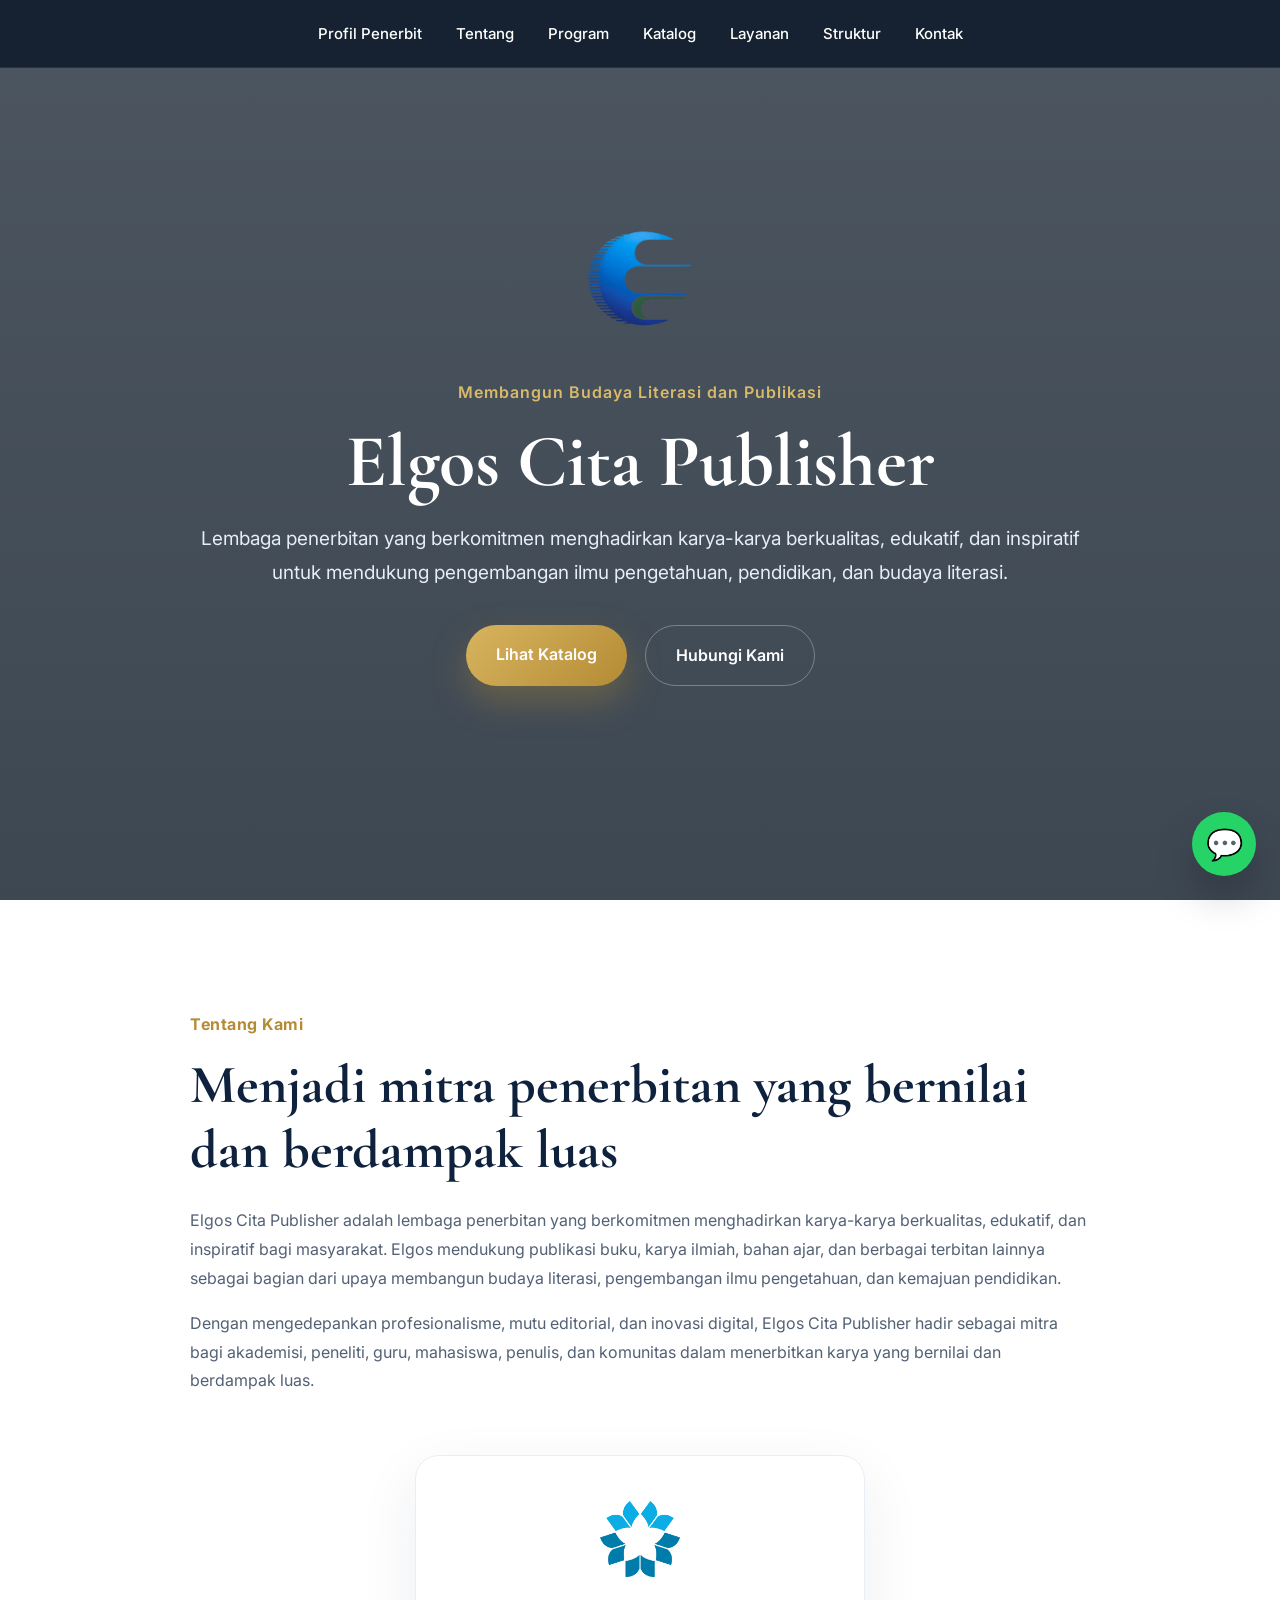
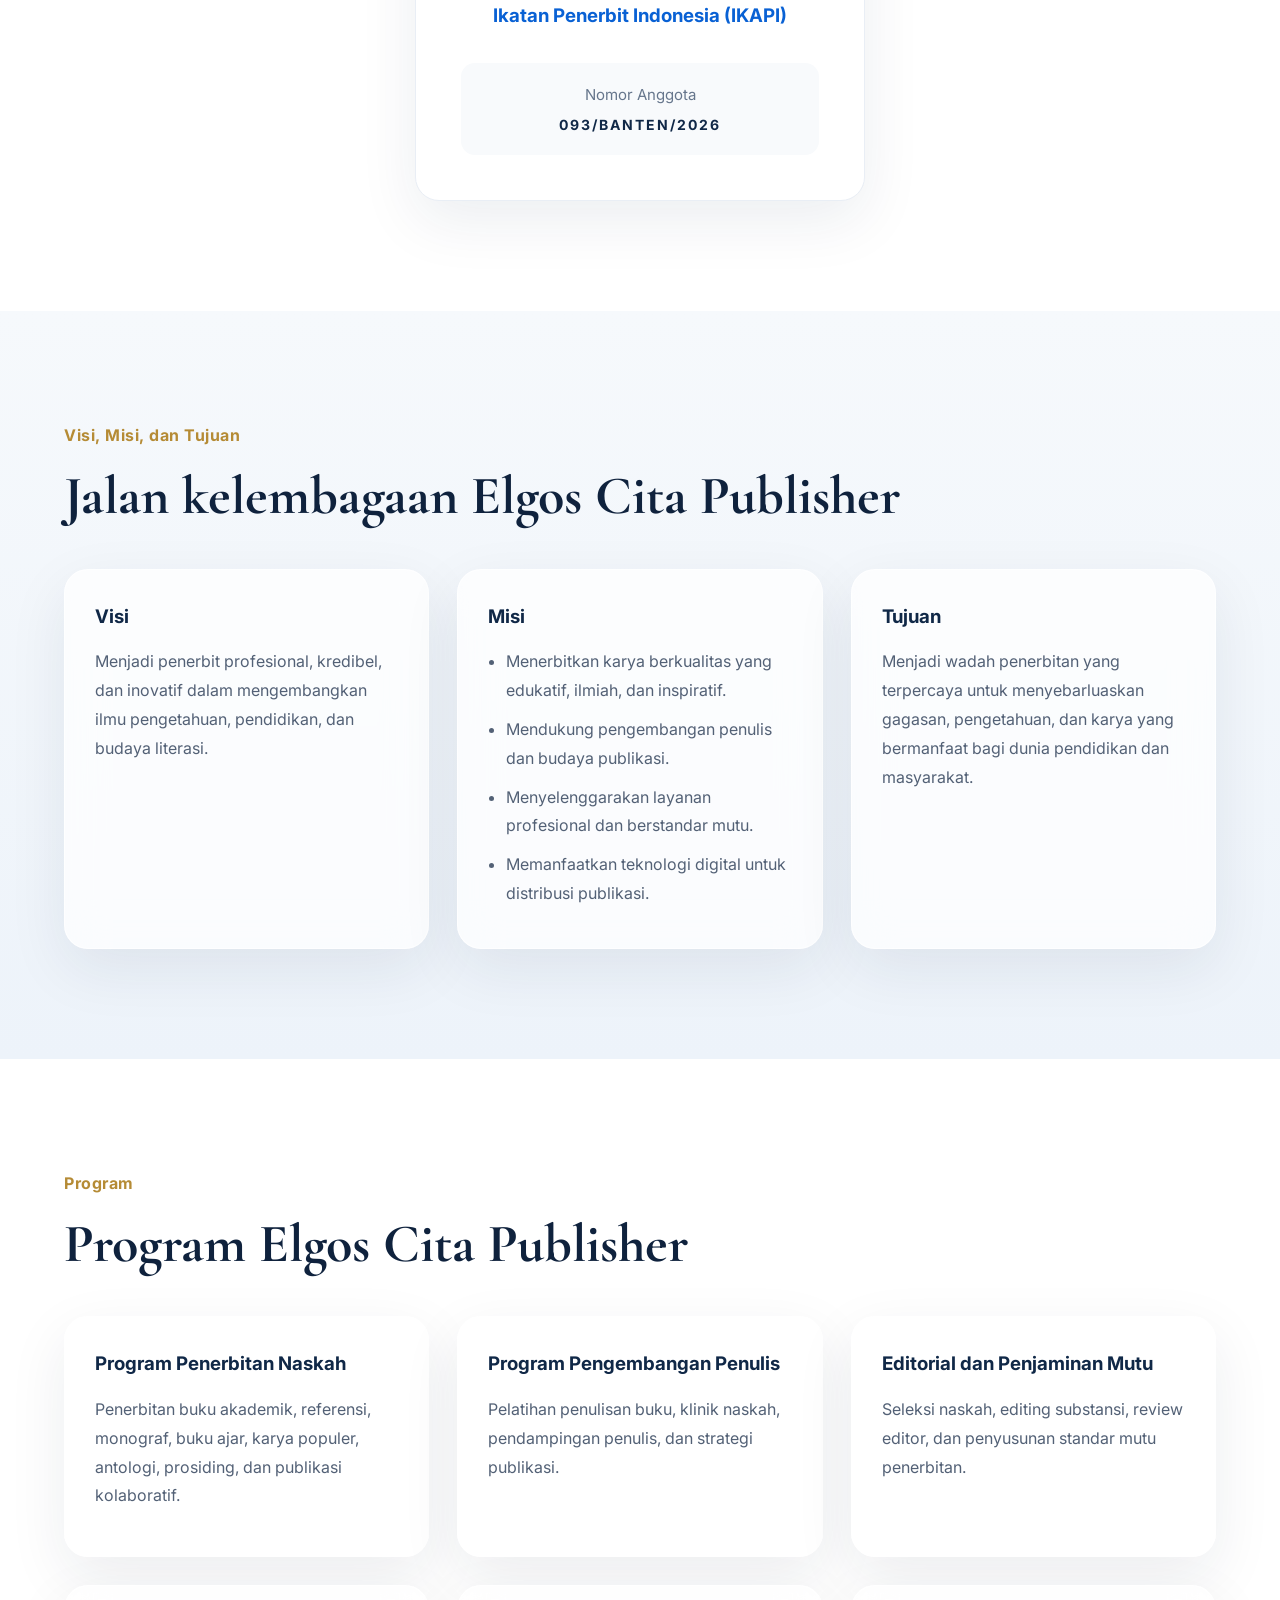
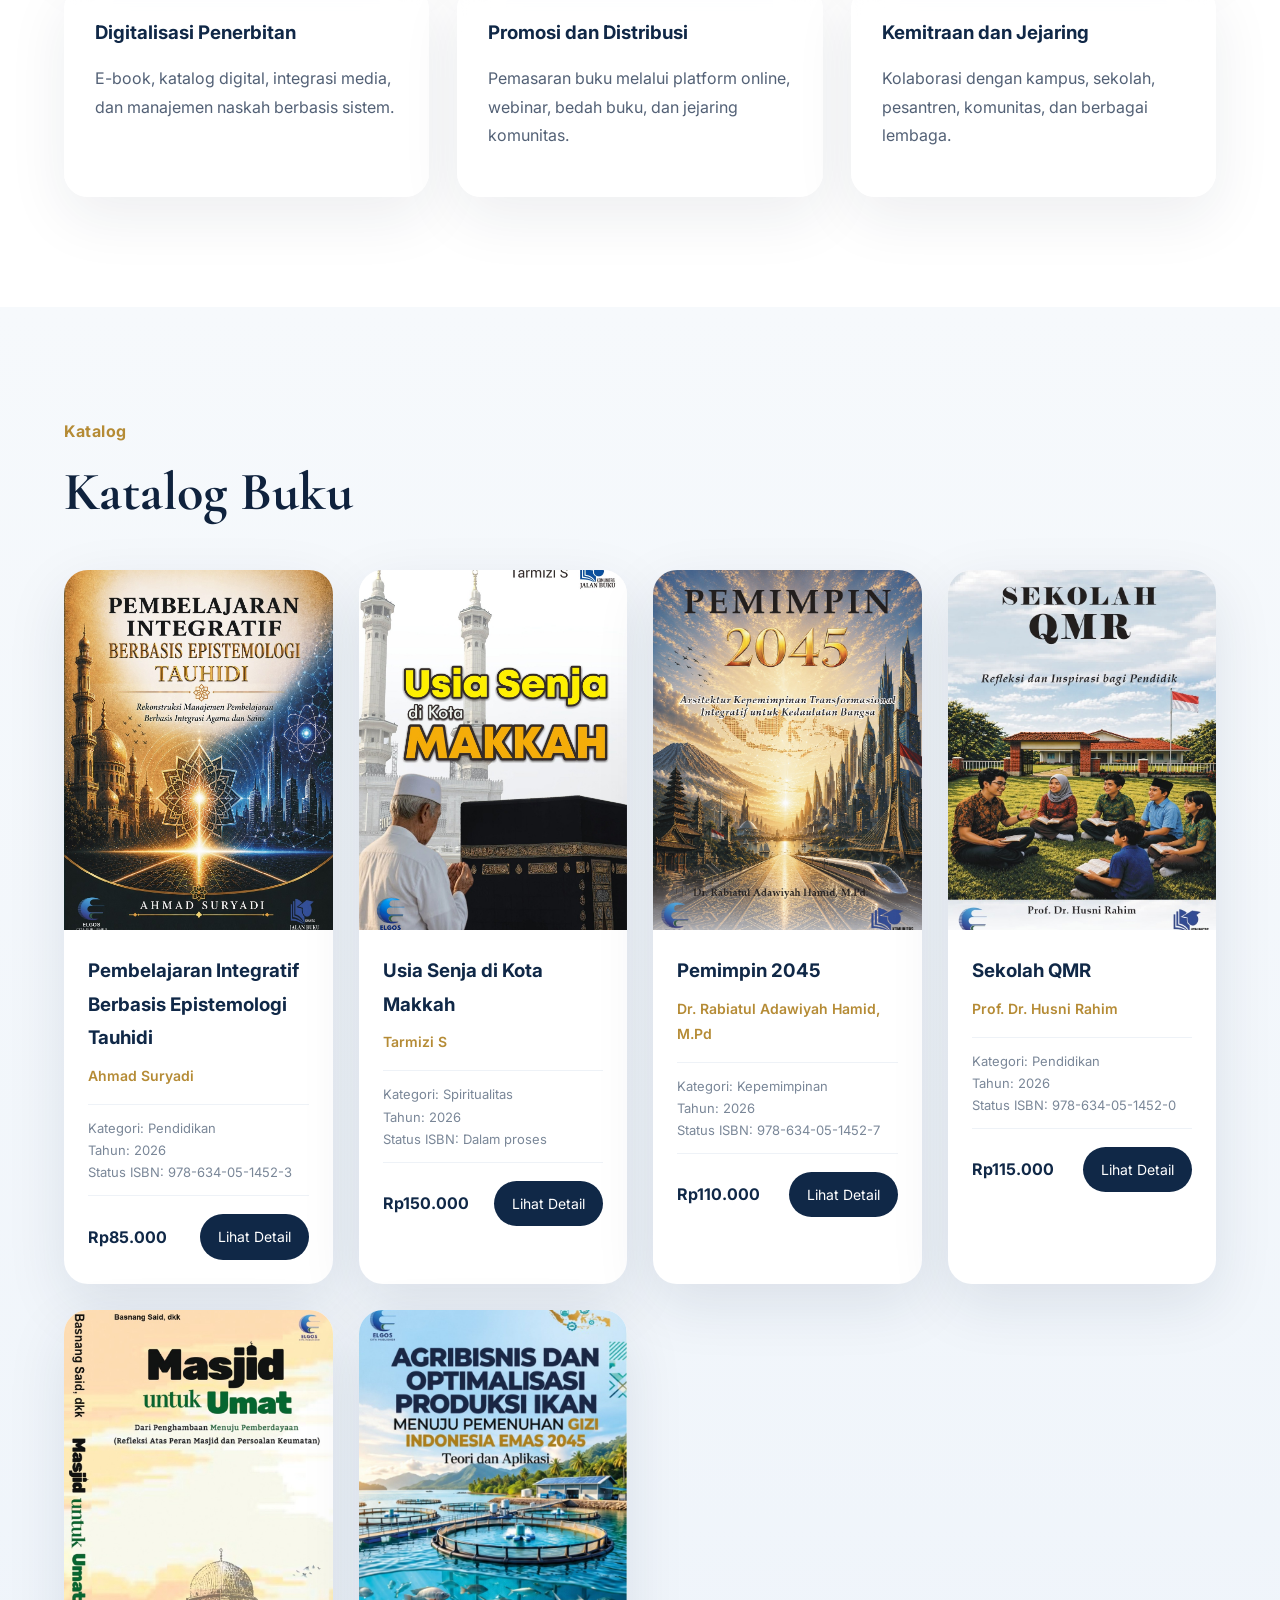
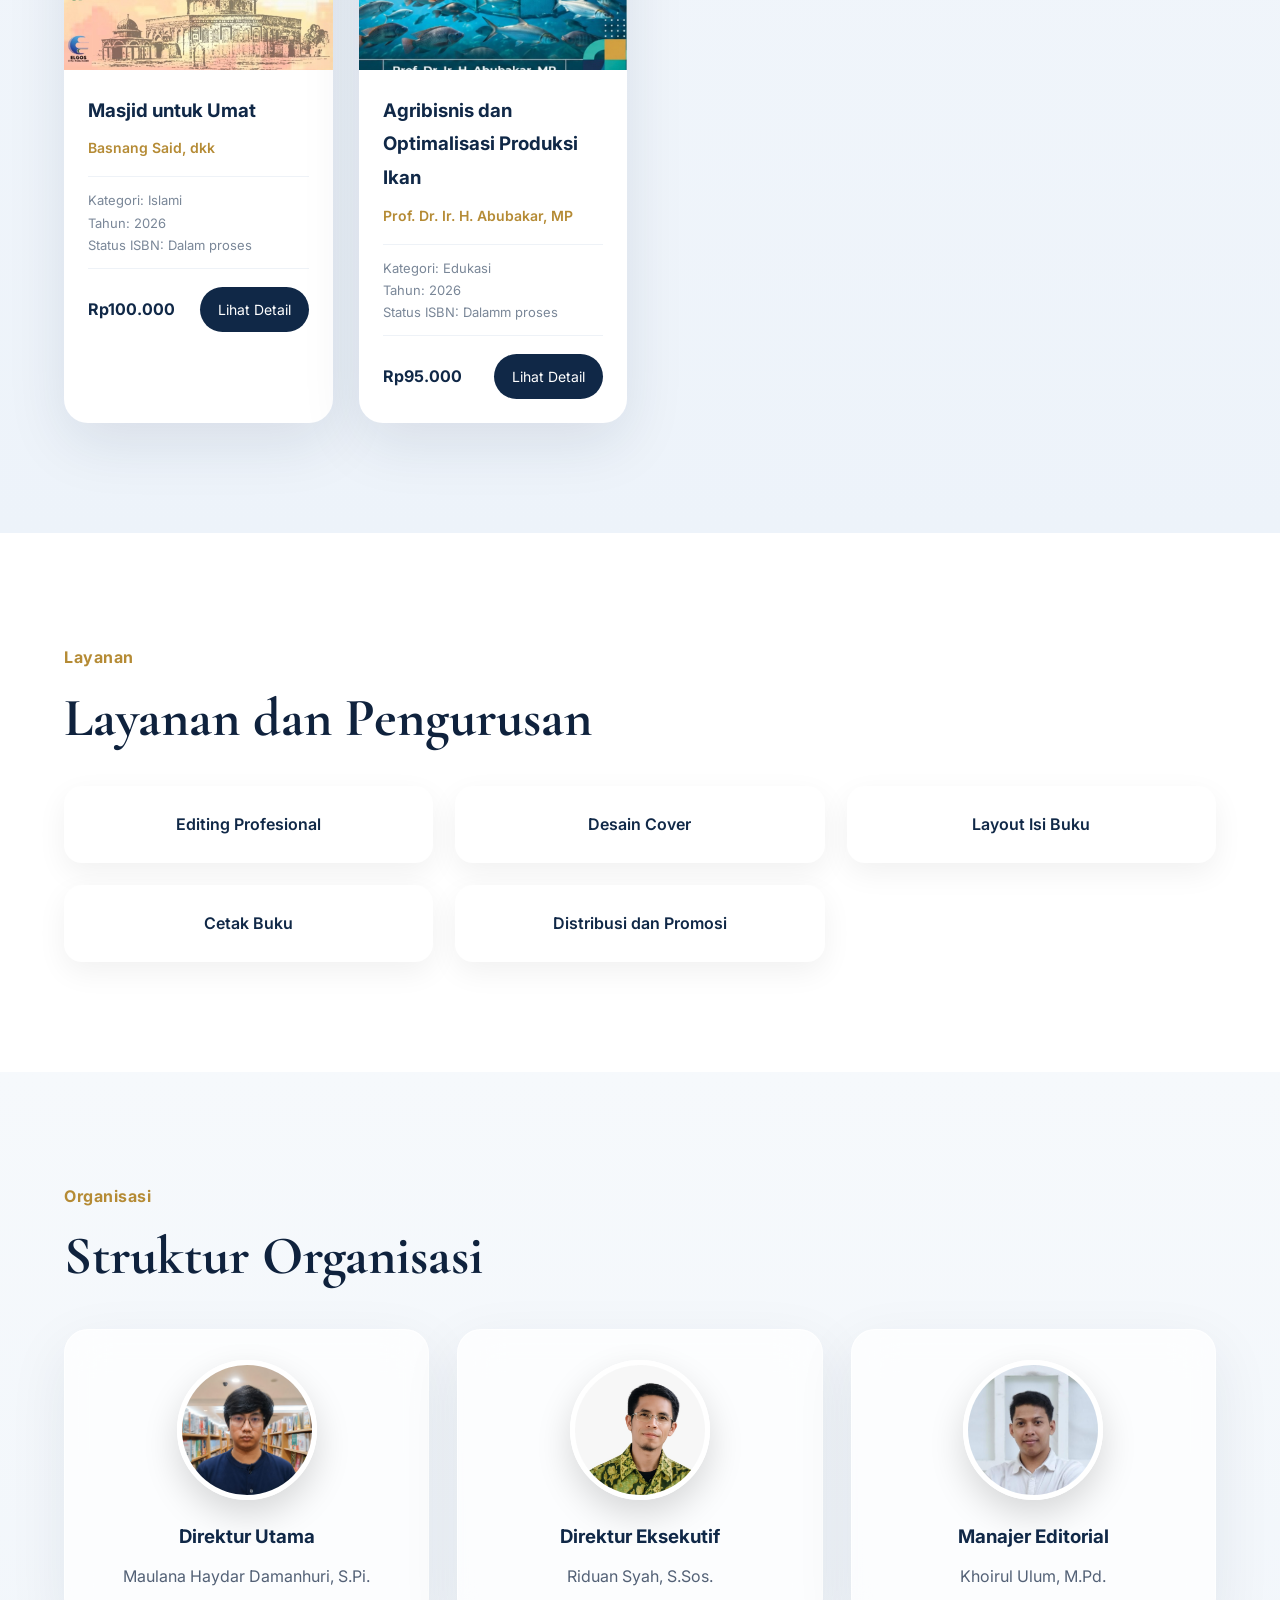
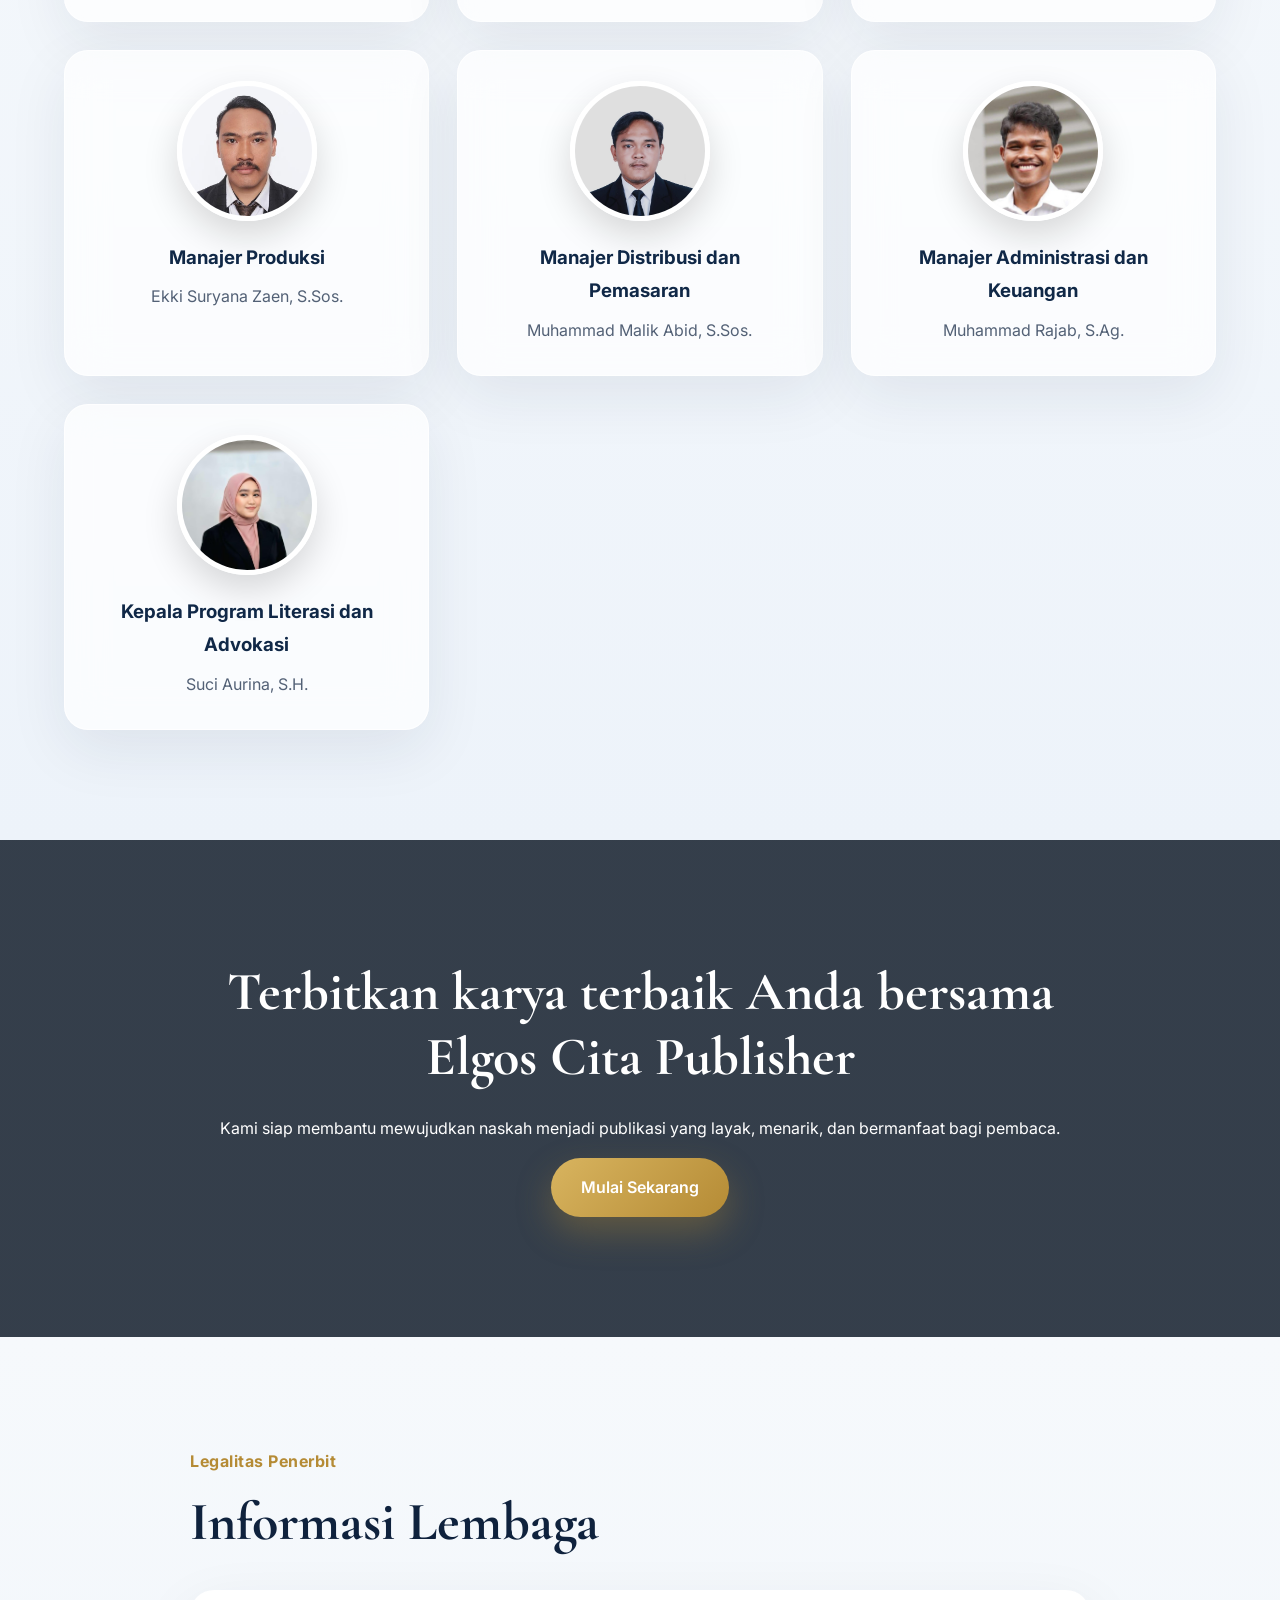
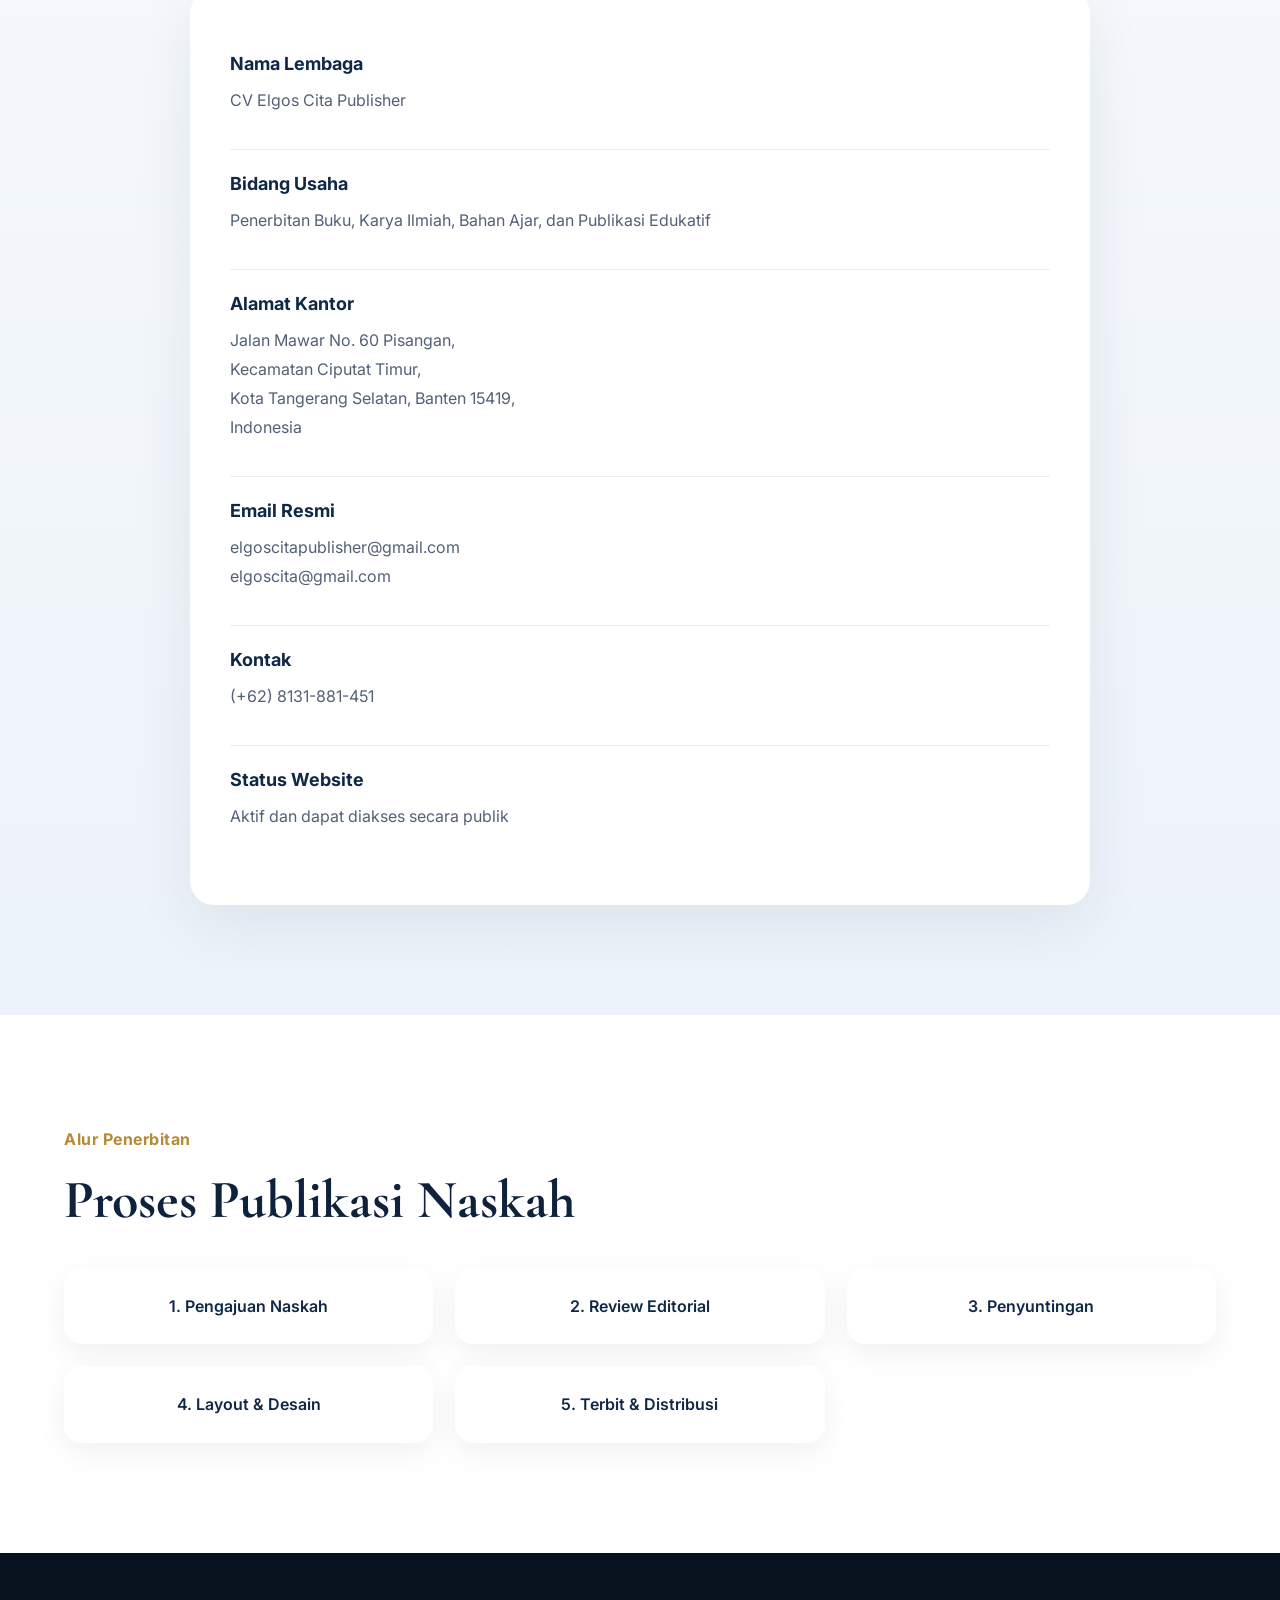
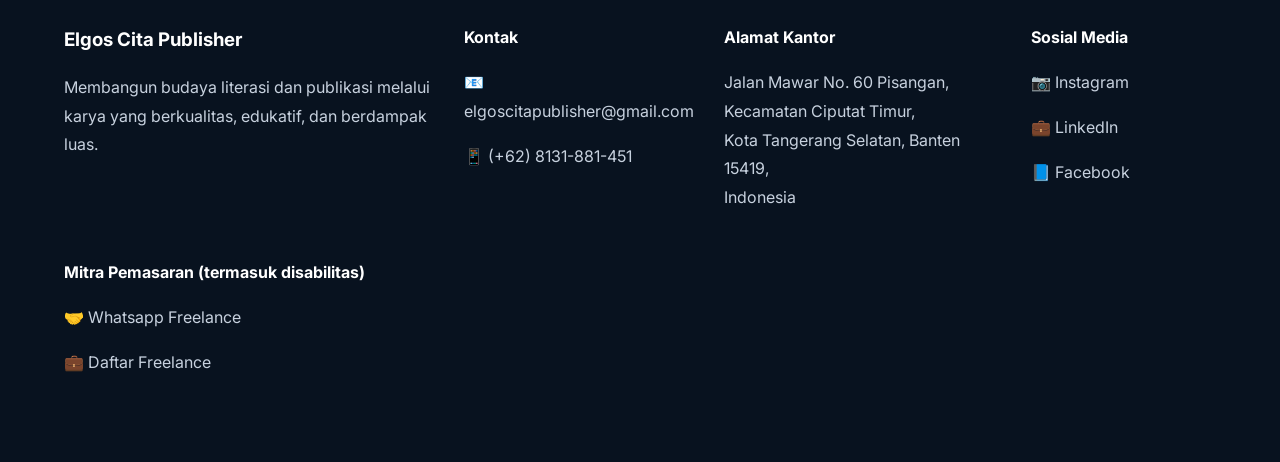
<file: index.html>
<!DOCTYPE html>
<html lang="id">
<head>
  <meta charset="UTF-8">
  <meta name="viewport" content="width=device-width, initial-scale=1.0">
  <title>Elgos Cita Publisher</title>
  <link rel="icon" type="image/png" href="images/logo-elgos.png">
  <link rel="stylesheet" href="style.css">

  <link rel="preconnect" href="https://fonts.googleapis.com">
  <link rel="preconnect" href="https://fonts.gstatic.com" crossorigin>
  <link href="https://fonts.googleapis.com/css2?family=Cormorant+Garamond:wght@500;600;700&family=Inter:wght@300;400;500;600;700&display=swap" rel="stylesheet">
</head>

<script>
const observer = new IntersectionObserver((entries)=>{
  entries.forEach(entry=>{
    if(entry.isIntersecting){
      entry.target.classList.add("show");
    }
  });
},{threshold:.15});

document.querySelectorAll(".section").forEach(el=>{
  el.classList.add("hidden");
  observer.observe(el);
});
</script>

<body>

  <header>
    <div class="container header-inner">
      <nav>
        <a href="#tentang">Profil Penerbit</a><a href="#tentang">Tentang</a>
        <a href="#program">Program</a>
        <a href="#katalog">Katalog</a>
        <a href="#layanan">Layanan</a>
        <a href="#struktur">Struktur</a>
        <a href="#kontak">Kontak</a>
      </nav>
    </div>
  </header>

  <section class="hero">
    <div class="hero-overlay"></div>

    <div class="container hero-content">

      <img src="images/logo-elgos.png" alt="Logo Elgos" class="hero-logo">

      <p class="hero-tagline">Membangun Budaya Literasi dan Publikasi</p>

      <h1>Elgos Cita Publisher</h1>

      <p class="hero-desc">
        Lembaga penerbitan yang berkomitmen menghadirkan karya-karya berkualitas, edukatif, dan inspiratif untuk mendukung pengembangan ilmu pengetahuan, pendidikan, dan budaya literasi.
      </p>

      <div class="hero-buttons">
        <a href="#katalog" class="btn">Lihat Katalog</a>
        <a href="https://wa.me/628131881451" target="_blank" class="btn secondary">Hubungi Kami</a>
      </div>

    </div>
  </section>

  <section id="tentang" class="section">
    <div class="container narrow">
      <span class="section-kicker">Tentang Kami</span>
      <h2>Menjadi mitra penerbitan yang bernilai dan berdampak luas</h2>

      <p>
        Elgos Cita Publisher adalah lembaga penerbitan yang berkomitmen menghadirkan karya-karya berkualitas, edukatif, dan inspiratif bagi masyarakat. Elgos mendukung publikasi buku, karya ilmiah, bahan ajar, dan berbagai terbitan lainnya sebagai bagian dari upaya membangun budaya literasi, pengembangan ilmu pengetahuan, dan kemajuan pendidikan.
      </p>

      <p>
        Dengan mengedepankan profesionalisme, mutu editorial, dan inovasi digital, Elgos Cita Publisher hadir sebagai mitra bagi akademisi, peneliti, guru, mahasiswa, penulis, dan komunitas dalam menerbitkan karya yang bernilai dan berdampak luas.
      </p>
    </div>

    <div class="ikapi-card">
      <img src="images/Logo Ikapi.png"
        alt="Logo IKAPI"
        class="ikapi-logo">
      <h3>Ikatan Penerbit Indonesia (IKAPI)</h3>
      <p>
      </p>

    <div class="ikapi-number">
        Nomor Anggota<br>
        <strong>093/BANTEN/2026</strong>
    </div>
    </div>

</div>

  </section>

  <section class="section soft-bg">
    <div class="container">
      <span class="section-kicker">Visi, Misi, dan Tujuan</span>
      <h2>Jalan kelembagaan Elgos Cita Publisher</h2>

      <div class="vision-grid">

        <div class="glass-card">
          <h3>Visi</h3>
          <p>
            Menjadi penerbit profesional, kredibel, dan inovatif dalam mengembangkan ilmu pengetahuan, pendidikan, dan budaya literasi.
          </p>
        </div>

        <div class="glass-card">
          <h3>Misi</h3>
          <ul>
            <li>Menerbitkan karya berkualitas yang edukatif, ilmiah, dan inspiratif.</li>
            <li>Mendukung pengembangan penulis dan budaya publikasi.</li>
            <li>Menyelenggarakan layanan profesional dan berstandar mutu.</li>
            <li>Memanfaatkan teknologi digital untuk distribusi publikasi.</li>
          </ul>
        </div>

        <div class="glass-card">
          <h3>Tujuan</h3>
          <p>
            Menjadi wadah penerbitan yang terpercaya untuk menyebarluaskan gagasan, pengetahuan, dan karya yang bermanfaat bagi dunia pendidikan dan masyarakat.
          </p>
        </div>

      </div>
    </div>
  </section>

  <section id="program" class="section">
    <div class="container">
      <span class="section-kicker">Program</span>
      <h2>Program Elgos Cita Publisher</h2>

      <div class="program-grid">

        <div class="program-card"><h3>Program Penerbitan Naskah</h3><p>Penerbitan buku akademik, referensi, monograf, buku ajar, karya populer, antologi, prosiding, dan publikasi kolaboratif.</p></div>

        <div class="program-card"><h3>Program Pengembangan Penulis</h3><p>Pelatihan penulisan buku, klinik naskah, pendampingan penulis, dan strategi publikasi.</p></div>

        <div class="program-card"><h3>Editorial dan Penjaminan Mutu</h3><p>Seleksi naskah, editing substansi, review editor, dan penyusunan standar mutu penerbitan.</p></div>

        <div class="program-card"><h3>Digitalisasi Penerbitan</h3><p>E-book, katalog digital, integrasi media, dan manajemen naskah berbasis sistem.</p></div>

        <div class="program-card"><h3>Promosi dan Distribusi</h3><p>Pemasaran buku melalui platform online, webinar, bedah buku, dan jejaring komunitas.</p></div>

        <div class="program-card"><h3>Kemitraan dan Jejaring</h3><p>Kolaborasi dengan kampus, sekolah, pesantren, komunitas, dan berbagai lembaga.</p></div>

      </div>
    </div>
  </section>

  <section id="katalog" class="section soft-bg">
    <div class="container">
      <span class="section-kicker">Katalog</span>
      <h2>Katalog Buku</h2>

      <div class="book-grid">

        <div class="book-card">
          <a href="book1.html">
            <img src="images/book1.jpg"></a>
          <div class="book-info">
            <h3>
            <a href="book1.html">Pembelajaran Integratif Berbasis Epistemologi Tauhidi</a></h3>
            <p class="author">Ahmad Suryadi</p>
            <p class="book-meta">
            Kategori: Pendidikan<br>
            Tahun: 2026<br>
            Status ISBN: 978-634-05-1452-3</p>
          <div class="book-bottom">
            <span>Rp85.000</span>
            <a href="book1.html">Lihat Detail</a>
          </div>
          </div>
        </div>

        <div class="book-card">
          <a href="book2.html">
            <img src="images/book2.jpg"></a>
          <div class="book-info">
            <h3>
            <a href="book2.html">Usia Senja di Kota Makkah</a></h3>
            <p class="author">Tarmizi S</p>
            <p class="book-meta">
            Kategori: Spiritualitas<br>
            Tahun: 2026<br>
            Status ISBN: Dalam proses</p>
          <div class="book-bottom">
            <span>Rp150.000</span>
            <a href="book2.html">Lihat Detail</a>
          </div>
          </div>
        </div>

        <div class="book-card">
          <a href="book3.html">
            <img src="images/book3.png"></a>
          <div class="book-info">
            <h3>
            <a href="book3.html">Pemimpin 2045</a></h3>
            <p class="author">Dr. Rabiatul Adawiyah Hamid, M.Pd</p>
            <p class="book-meta">
            Kategori: Kepemimpinan<br>
            Tahun: 2026<br>
            Status ISBN: 978-634-05-1452-7</p>
          <div class="book-bottom">
            <span>Rp110.000</span>
            <a href="book3.html">Lihat Detail</a>
          </div>
          </div>
        </div>

        <div class="book-card">
          <a href="book4.html">
            <img src="images/book4.jpg"></a>
          <div class="book-info">
            <h3>
            <a href="book3.html">Sekolah QMR</a></h3>
            <p class="author">Prof. Dr. Husni Rahim</p>
            <p class="book-meta">
            Kategori: Pendidikan<br>
            Tahun: 2026<br>
            Status ISBN: 978-634-05-1452-0</p>
          <div class="book-bottom">
            <span>Rp115.000</span>
            <a href="book4.html">Lihat Detail</a>
          </div>
          </div>
        </div>

        <div class="book-card">
          <a href="book5.html">
            <img src="images/book5.jpg"></a>
          <div class="book-info">
            <h3>
            <a href="book5.html">Masjid untuk Umat</a></h3>
            <p class="author">Basnang Said, dkk</p>
            <p class="book-meta">
            Kategori: Islami<br>
            Tahun: 2026<br>
            Status ISBN: Dalam proses</p>
          <div class="book-bottom">
            <span>Rp100.000</span>
            <a href="book5.html">Lihat Detail</a>
          </div>
          </div>
        </div>

        <div class="book-card">
          <a href="book6.html">
            <img src="images/book6.jpg"></a>
          <div class="book-info">
            <h3>
            <a href="book6.html">Agribisnis dan Optimalisasi Produksi Ikan</a></h3>
            <p class="author">Prof. Dr. Ir. H. Abubakar, MP</p>
            <p class="book-meta">
            Kategori: Edukasi<br>
            Tahun: 2026<br>
            Status ISBN: Dalamm proses</p>
          <div class="book-bottom">
            <span>Rp95.000</span>
            <a href="book6.html">Lihat Detail</a>
          </div>
          </div>
        </div>




      </div>
    </div>
  </section>

  <section id="layanan" class="section">
    <div class="container">
      <span class="section-kicker">Layanan</span>
      <h2>Layanan dan Pengurusan</h2>

      <div class="service-list">
        <div>Editing Profesional</div>
        <div>Desain Cover</div>
        <div>Layout Isi Buku</div>
        <div>Cetak Buku</div>
        <div>Distribusi dan Promosi</div>
      </div>
    </div>
  </section>

  <section id="struktur" class="section soft-bg">
    <div class="container">
      <span class="section-kicker">Organisasi</span>
      <h2>Struktur Organisasi</h2>

      <div class="org-grid">
        <div class="glass-card person-card">
          <img src="images/Haydar.jpg" alt="Maulana Haydar Damanhuri, S.Pi." class="person-photo">
          <h3>Direktur Utama</h3>
          <p>Maulana Haydar Damanhuri, S.Pi.</p>
        </div>
        
        <div class="glass-card person-card">
          <img src="images/Riduan.jpg" alt="Riduan Syah, S.Sos." class="person-photo">
          <h3>Direktur Eksekutif</h3>
          <p>Riduan Syah, S.Sos.</p>
        </div>

        <div class="glass-card person-card">
          <img src="images/Ulum.jpg" alt="Manajer Editorial Elgos Cita Publisher, Khoirul Ulum" class="person-photo">
          <h3>Manajer Editorial</h3>
          <p>Khoirul Ulum, M.Pd.</p>
        </div>

        <div class="glass-card person-card">
          <img src="images/Ekki.jpg" alt="Manajer Produksi Elgos Cita Publisher, Ekki Suryana Zaen" class="person-photo">
          <h3>Manajer Produksi</h3>
          <p>Ekki Suryana Zaen, S.Sos.</p>
        </div>

        <div class="glass-card person-card">
          <img src="images/Malik.jpg" alt="Manajer Distribusi dan Pemasaran Elgos Cita Publisher, Muhammad Malik Abid" class="person-photo">
          <h3>Manajer Distribusi dan Pemasaran</h3>
          <p>Muhammad Malik Abid, S.Sos.</p>
        </div>

        <div class="glass-card person-card">
          <img src="images/Rajab.jpg" alt="Manajer Administrasi dan Keuangan Elgos Cita Publisher, Muhammad Rajab" class="person-photo">
          <h3>Manajer Administrasi dan Keuangan</h3>
          <p>Muhammad Rajab, S.Ag.</p>
        </div>

        <div class="glass-card person-card">
          <img src="images/Suci.jpg" alt="Kepala Program Literasi dan Advokasi Elgos Cita Publisher, Suci Aurina" class="person-photo">
          <h3>Kepala Program Literasi dan Advokasi</h3>
          <p>Suci Aurina, S.H.</p>
        </div>
      </div>
    </div>
  </section>

  <section class="cta-band">
    <div class="container narrow">
      <h2>Terbitkan karya terbaik Anda bersama Elgos Cita Publisher</h2>
      <p>Kami siap membantu mewujudkan naskah menjadi publikasi yang layak, menarik, dan bermanfaat bagi pembaca.</p>
      <a href="https://wa.me/628131881451?text=Halo%20Elgos%20Cita%20Publisher,%20saya%20ingin%20konsultasi%20penerbitan." target="_blank" class="btn">Mulai Sekarang</a>
    </div>
  </section>

  <section class="section soft-bg" id="legalitas">
    <div class="container narrow">

      <span class="section-kicker">Legalitas Penerbit</span>
      <h2>Informasi Lembaga</h2>

      <div class="legal-card">

        <div class="legal-item">
          <strong>Nama Lembaga</strong>
          <p>CV Elgos Cita Publisher</p>
        </div>

        <div class="legal-item">
          <strong>Bidang Usaha</strong>
          <p>Penerbitan Buku, Karya Ilmiah, Bahan Ajar, dan Publikasi Edukatif</p>
        </div>

        <div class="legal-item">
          <strong>Alamat Kantor</strong>
          <p>
            Jalan Mawar No. 60 Pisangan,<br>
            Kecamatan Ciputat Timur,<br>
            Kota Tangerang Selatan, Banten 15419,<br>
            Indonesia
          </p>
        </div>

        <div class="legal-item">
          <strong>Email Resmi</strong>
          <p>
            elgoscitapublisher@gmail.com <br>
            elgoscita@gmail.com</p>
        </div>

        <div class="legal-item">
          <strong>Kontak</strong>
          <p>(+62) 8131-881-451</p>
        </div>

        <div class="legal-item">
          <strong>Status Website</strong>
          <p>Aktif dan dapat diakses secara publik</p>
        </div>

      </div>

    </div>
  </section>

  <section class="section">
    <div class="container">

      <span class="section-kicker">Alur Penerbitan</span>
      <h2>Proses Publikasi Naskah</h2>

      <div class="service-list">
        <div>1. Pengajuan Naskah</div>
        <div>2. Review Editorial</div>
        <div>3. Penyuntingan</div>
        <div>4. Layout & Desain</div>
        <div>5. Terbit & Distribusi</div>
      </div>

    </div>
  </section>

  <footer id="kontak">
    <div class="container footer-grid">

      <div>
        <h3>Elgos Cita Publisher</h3>
        <p>Membangun budaya literasi dan publikasi melalui karya yang berkualitas, edukatif, dan berdampak luas.</p>
      </div>

      <div>
        <h4>Kontak</h4>
        <p>📧 elgoscitapublisher@gmail.com</p>
        <p>📱 (+62) 8131-881-451</p>
      </div>

      <div>
        <h4>Alamat Kantor</h4>
        <p>
          Jalan Mawar No. 60 Pisangan,<br>
          Kecamatan Ciputat Timur,<br>
          Kota Tangerang Selatan, Banten 15419,<br>
          Indonesia
        </p>
      </div>

      <div>
        <h4>Sosial Media</h4>
        <p>📷 Instagram</p>
        <p>💼 LinkedIn</p>
        <p>📘 Facebook</p>
      </div>

      <div>
        <h4>Mitra Pemasaran (termasuk disabilitas)</h4>
        <p>🤝 <a href="https://wa.me/628979382848" target="_blank" style="color: inherit; text-decoration: none;">Whatsapp Freelance</a></p>
        <p>💼 <a href="https://glints.com/id/en/companies/pt-citadel-kawibawa/411df4f4-b19b-4952-9a24-e0399f54a6be" target="_blank" style="color: inherit; text-decoration: none;">Daftar Freelance</a></p>
      </div>

    </div>
  </footer>

  <a href="https://wa.me/628131881451?text=Halo%20Elgos%20Cita%20Publisher" class="wa-float" target="_blank">💬</a>

</body>
</html>
</file>
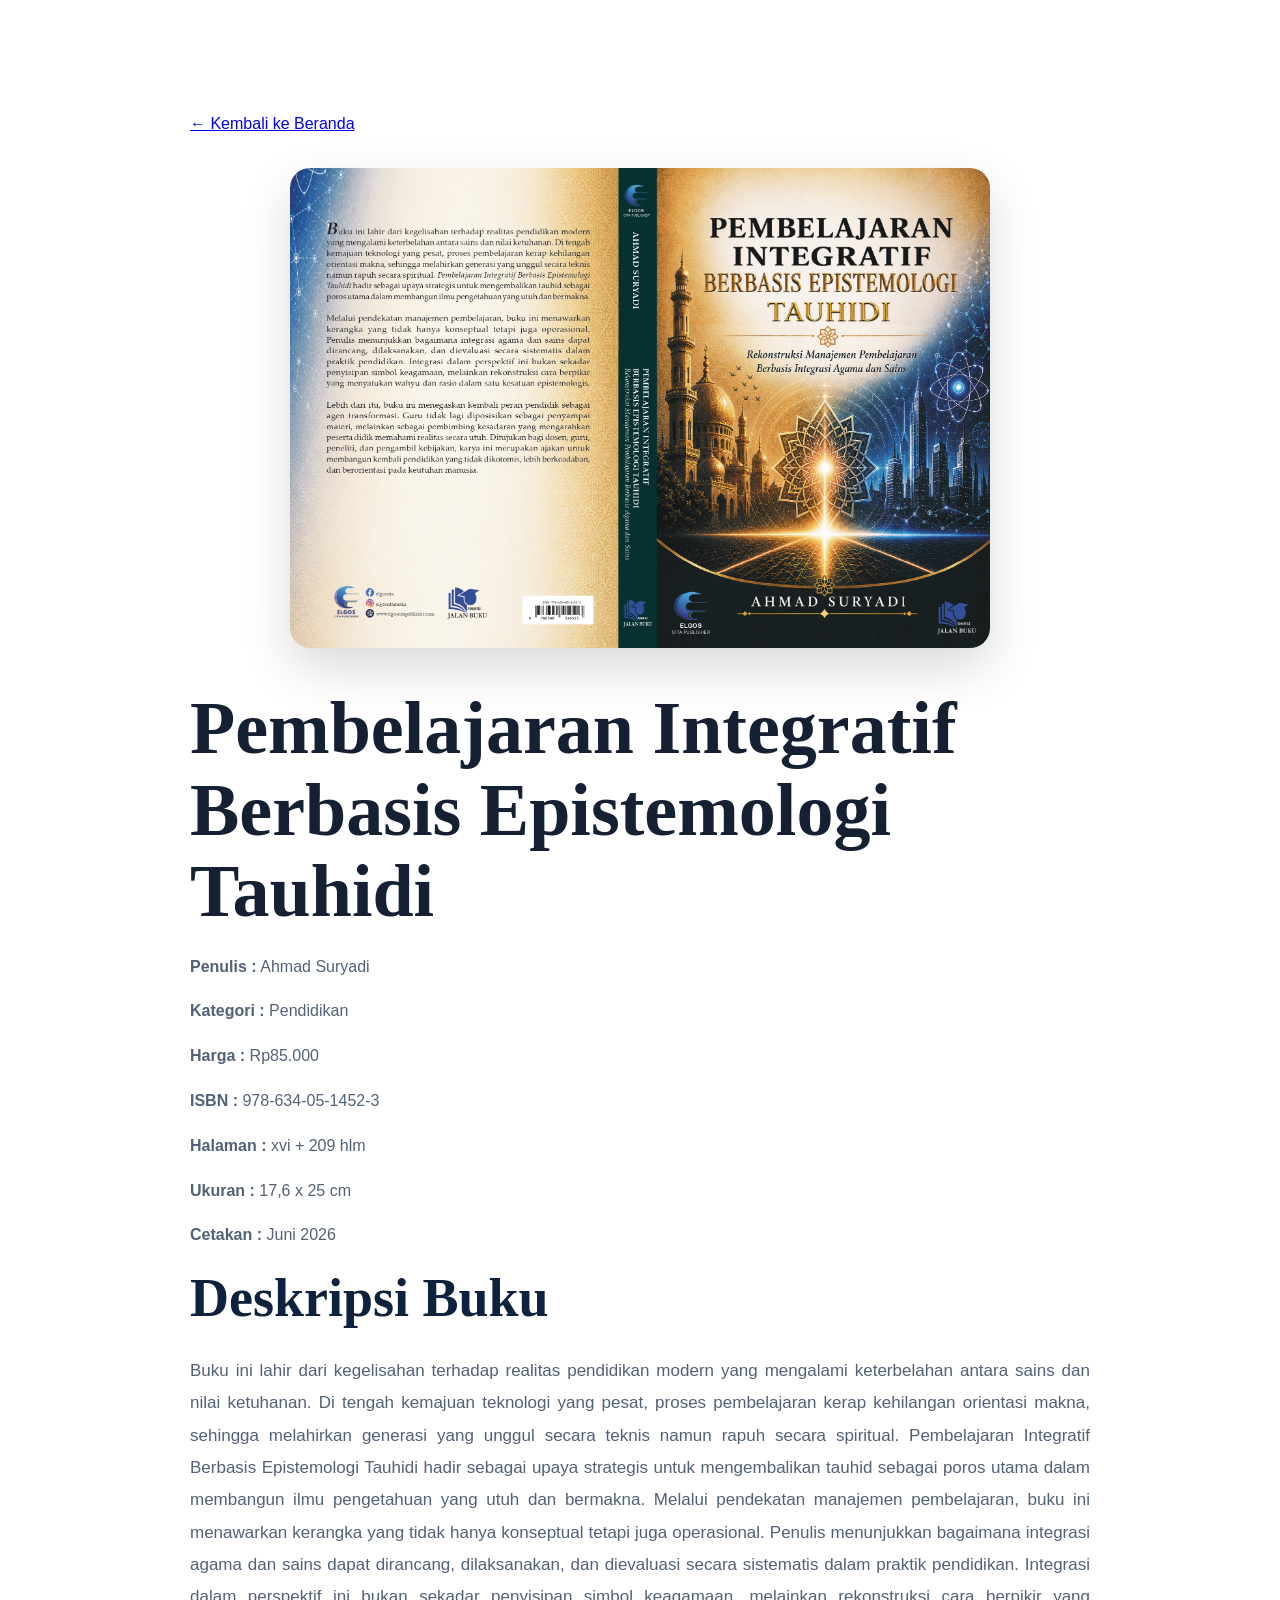
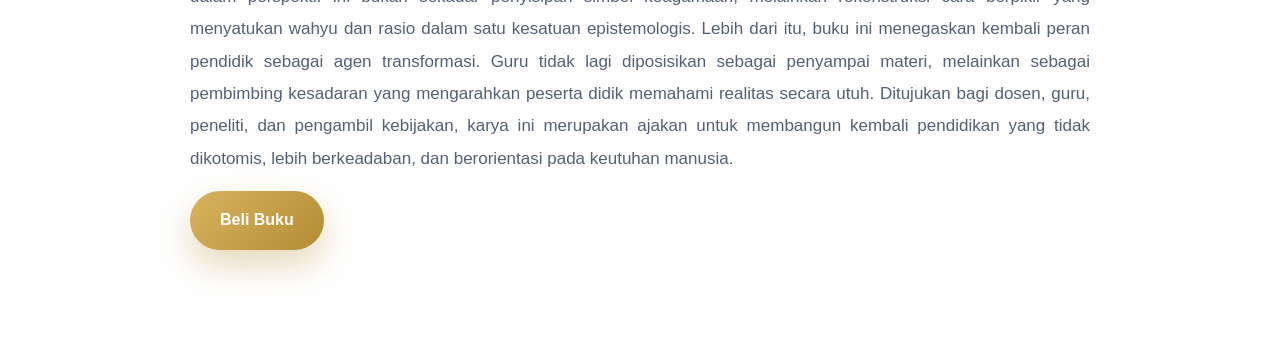
<file: book1.html>
<!DOCTYPE html>
<html lang="id">
<head>
  <meta charset="UTF-8">
  <meta name="viewport" content="width=device-width, initial-scale=1.0">
  <title>Pembelajaran Integratif Tauhidik</title>
  <link rel="stylesheet" href="style.css">
</head>
<body>

<section class="section">
  <div class="container narrow">

    <a href="index.html">← Kembali ke Beranda</a>

    <br><br>

    <img src="images/Pembelajaran Integratif.jpg" class="book-cover">

    <h1>Pembelajaran Integratif Berbasis Epistemologi Tauhidi</h1>

    <p><strong>Penulis :</strong> Ahmad Suryadi</p>

    <p><strong>Kategori :</strong> Pendidikan</p>

    <p><strong>Harga :</strong> Rp85.000</p>

    <p><strong>ISBN :</strong> 978-634-05-1452-3 </p>

    <p><strong>Halaman :</strong> xvi + 209 hlm </p>

    <p><strong>Ukuran :</strong> 17,6 x 25 cm</p>

    <p><strong>Cetakan :</strong> Juni 2026</p>

    <h2>Deskripsi Buku</h2>

    <p class="book-description">
    Buku ini lahir dari kegelisahan terhadap realitas pendidikan modern yang mengalami keterbelahan antara sains dan nilai ketuhanan. Di tengah kemajuan teknologi yang pesat, proses pembelajaran kerap kehilangan orientasi makna, sehingga melahirkan generasi yang unggul secara teknis namun rapuh secara spiritual. Pembelajaran Integratif Berbasis Epistemologi Tauhidi hadir sebagai upaya strategis untuk mengembalikan tauhid sebagai poros utama dalam membangun ilmu pengetahuan yang utuh dan bermakna. Melalui pendekatan manajemen pembelajaran, buku ini menawarkan kerangka yang tidak hanya konseptual tetapi juga operasional. Penulis menunjukkan bagaimana integrasi agama dan sains dapat dirancang, dilaksanakan, dan dievaluasi secara sistematis dalam praktik pendidikan. Integrasi dalam perspektif ini bukan sekadar penyisipan simbol keagamaan, melainkan rekonstruksi cara berpikir yang menyatukan wahyu dan rasio dalam satu kesatuan epistemologis. Lebih dari itu, buku ini menegaskan kembali peran pendidik sebagai agen transformasi. Guru tidak lagi diposisikan sebagai penyampai materi, melainkan sebagai pembimbing kesadaran yang mengarahkan peserta didik memahami realitas secara utuh. Ditujukan bagi dosen, guru, peneliti, dan pengambil kebijakan, karya ini merupakan ajakan untuk membangun kembali pendidikan yang tidak dikotomis, lebih berkeadaban, dan berorientasi pada keutuhan manusia.
    </p>

    <a href="https://wa.me/628131881451" class="btn">
      Beli Buku
    </a>

  </div>
</section>

</body>
</html>
</file>
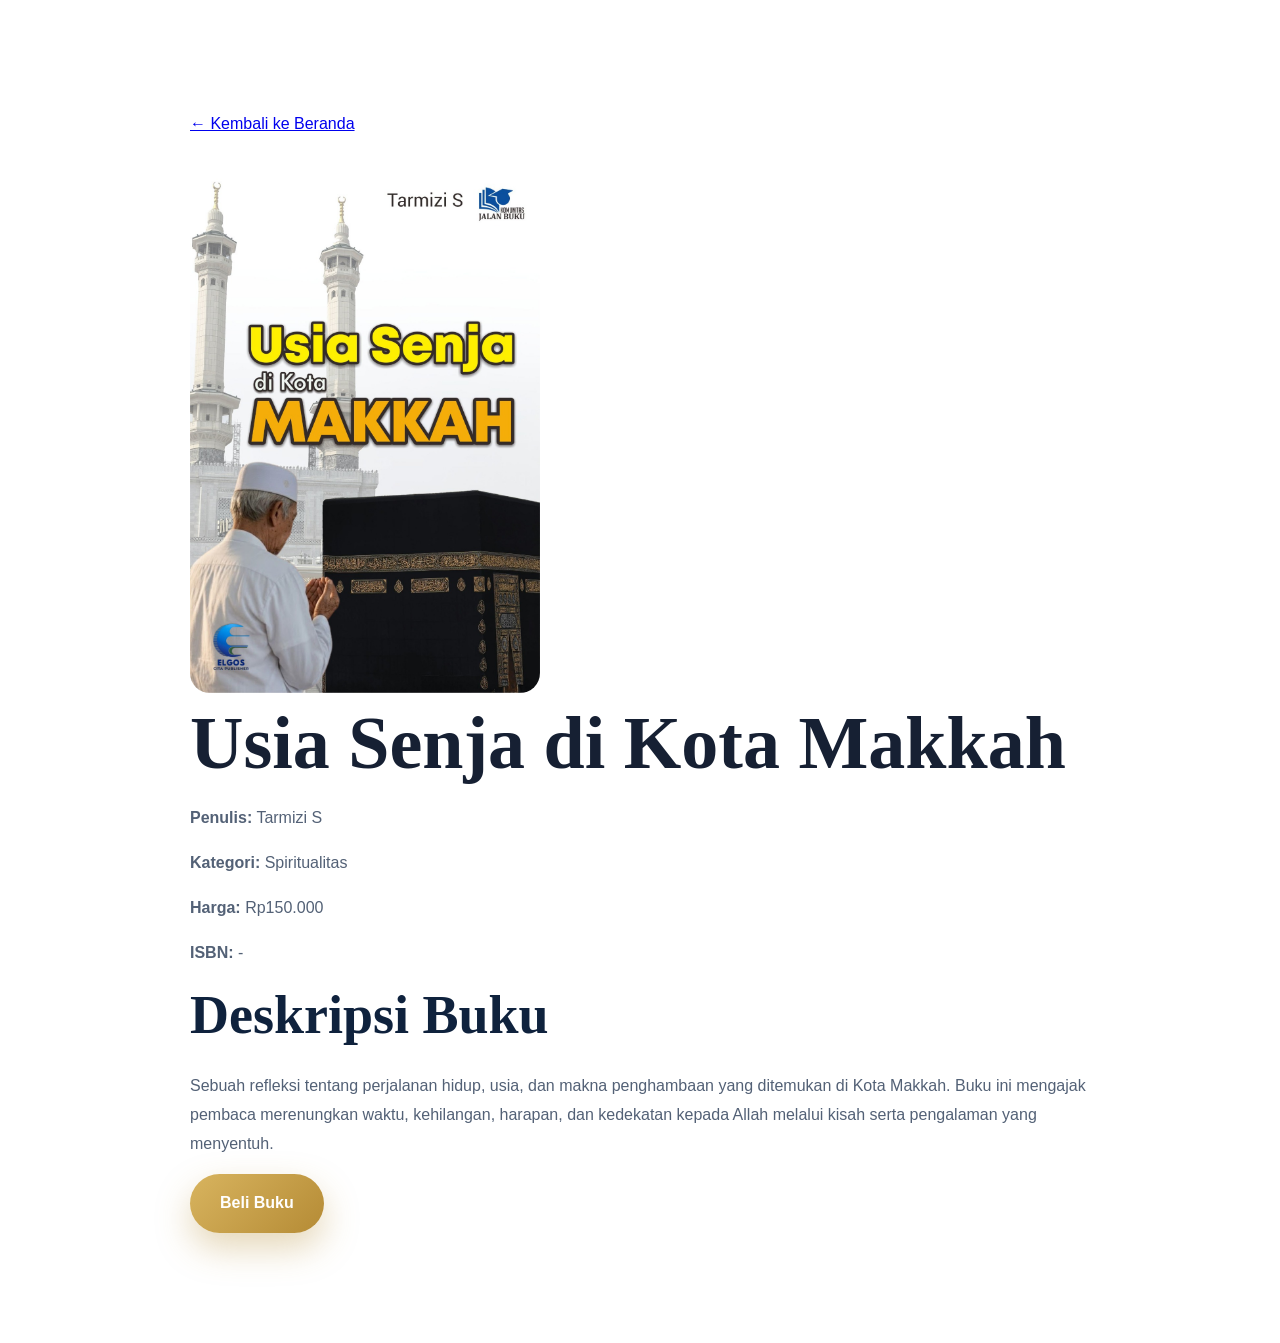
<file: book2.html>
<!DOCTYPE html>
<html lang="id">
<head>
  <meta charset="UTF-8">
  <meta name="viewport" content="width=device-width, initial-scale=1.0">
  <title>Usia Senja di Kota Makkah</title>
  <link rel="stylesheet" href="style.css">
</head>
<body>

<section class="section">
  <div class="container narrow">

    <a href="index.html">← Kembali ke Beranda</a>

    <br><br>

    <img src="images/book2.jpg" style="max-width:350px;width:100%;border-radius:20px;">

    <h1>Usia Senja di Kota Makkah</h1>

    <p><strong>Penulis:</strong> Tarmizi S</p>

    <p><strong>Kategori:</strong> Spiritualitas</p>

    <p><strong>Harga:</strong> Rp150.000</p>

    <p><strong>ISBN:</strong> - </p>

    <h2>Deskripsi Buku</h2>

    <p>
Sebuah refleksi tentang perjalanan hidup, usia, dan makna penghambaan yang ditemukan di Kota Makkah. Buku ini mengajak pembaca merenungkan waktu, kehilangan, harapan, dan kedekatan kepada Allah melalui kisah serta pengalaman yang menyentuh.    </p>

    <a href="https://wa.me/628131881451" class="btn">
      Beli Buku
    </a>

  </div>
</section>

</body>
</html>
</file>
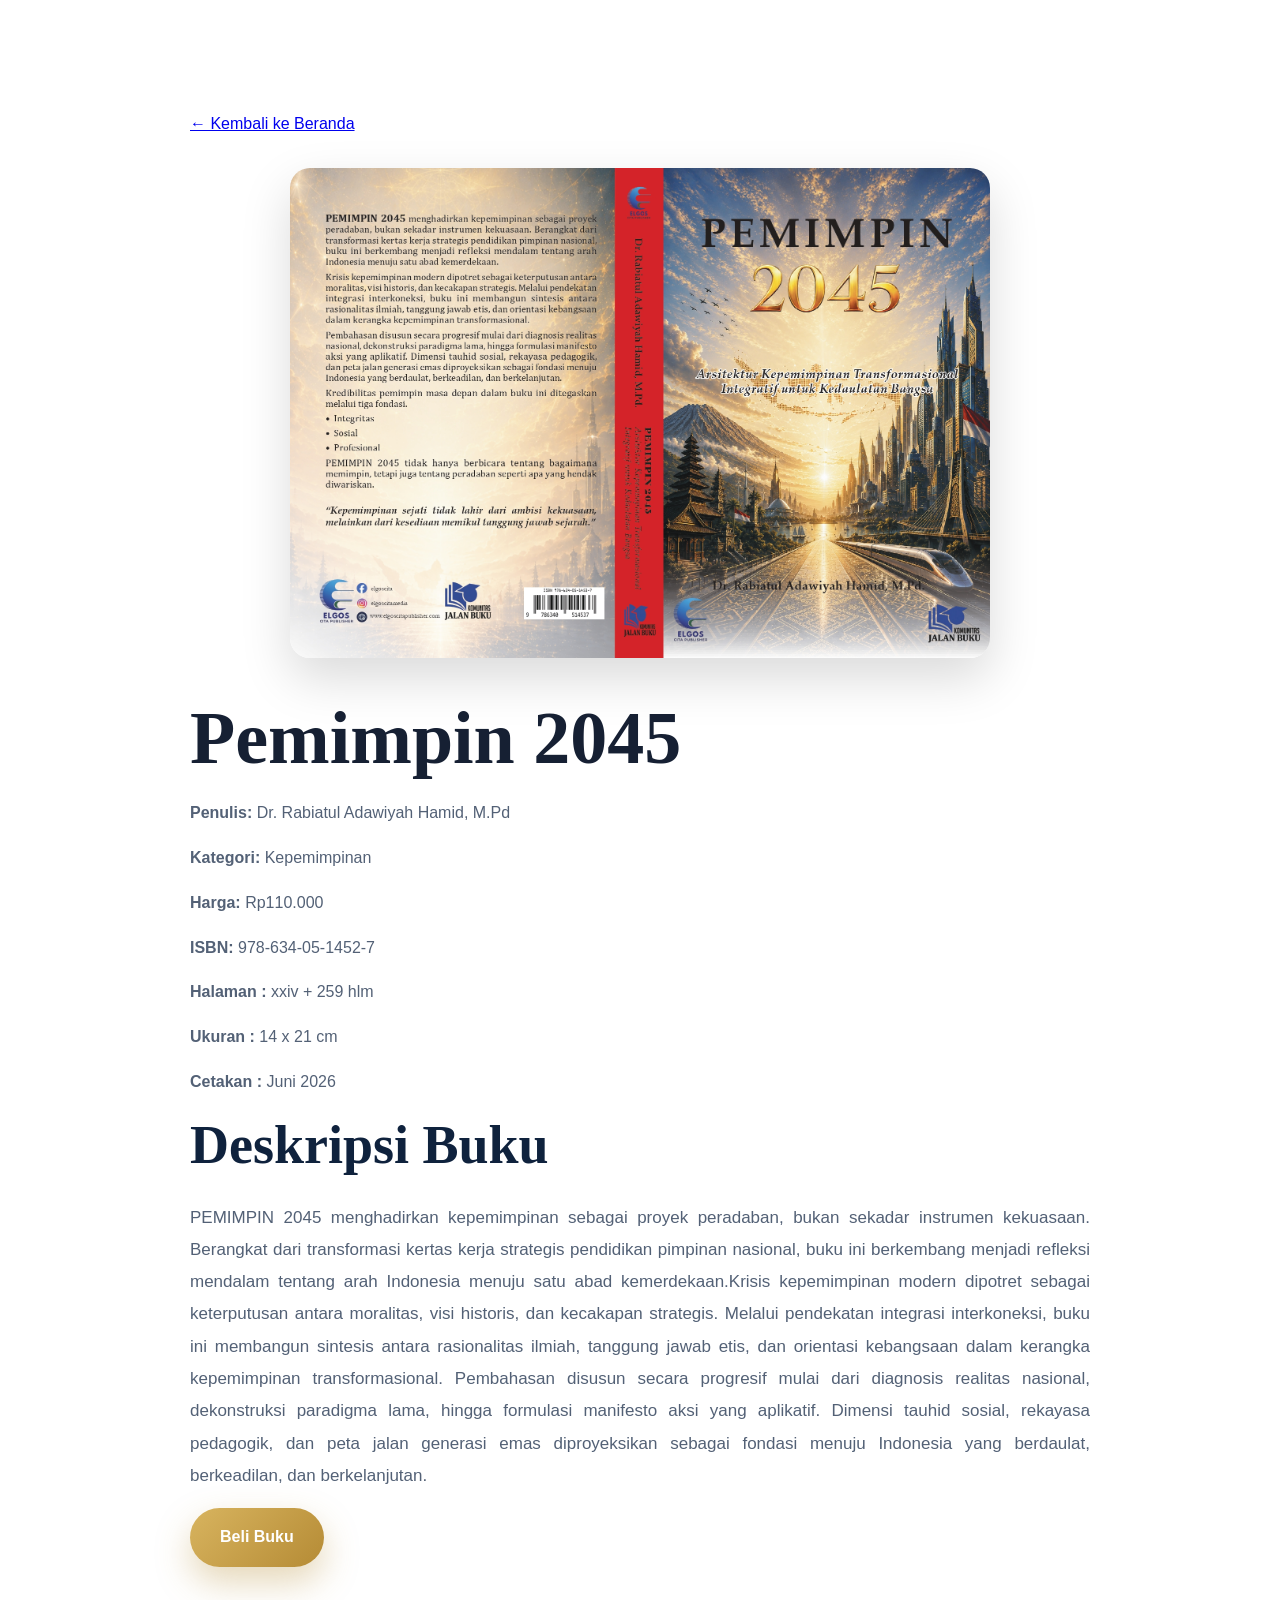
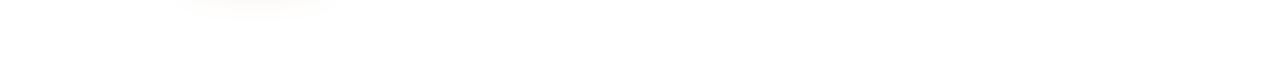
<file: book3.html>
<!DOCTYPE html>
<html lang="id">
<head>
  <meta charset="UTF-8">
  <meta name="viewport" content="width=device-width, initial-scale=1.0">
  <title>Pemimpin 2045</title>
  <link rel="stylesheet" href="style.css">
</head>
<body>

<section class="section">
  <div class="container narrow">

    <a href="index.html">← Kembali ke Beranda</a>

    <br><br>

    <img src="images/Pemimpin 2045.jpg" class="book-cover">

    <h1>Pemimpin 2045</h1>

    <p><strong>Penulis:</strong> Dr. Rabiatul Adawiyah Hamid, M.Pd</p>

    <p><strong>Kategori:</strong> Kepemimpinan</p>

    <p><strong>Harga:</strong> Rp110.000</p>

    <p><strong>ISBN:</strong> 978-634-05-1452-7 </p>

    <p><strong>Halaman :</strong> xxiv + 259 hlm </p>

    <p><strong>Ukuran :</strong> 14 x 21 cm</p>

    <p><strong>Cetakan :</strong> Juni 2026</p>

    <h2>Deskripsi Buku</h2>

    <p class="book-description">
    PEMIMPIN 2045 menghadirkan kepemimpinan sebagai proyek peradaban, bukan sekadar instrumen kekuasaan. Berangkat dari transformasi kertas kerja strategis pendidikan pimpinan nasional, buku ini berkembang menjadi refleksi mendalam tentang arah Indonesia menuju satu abad kemerdekaan.Krisis kepemimpinan modern dipotret sebagai keterputusan antara moralitas, visi historis, dan kecakapan strategis. Melalui pendekatan integrasi interkoneksi, buku ini membangun sintesis antara rasionalitas ilmiah, tanggung jawab etis, dan orientasi kebangsaan dalam kerangka kepemimpinan transformasional. Pembahasan disusun secara progresif mulai dari diagnosis realitas nasional, dekonstruksi paradigma lama, hingga formulasi manifesto aksi yang aplikatif. Dimensi tauhid sosial, rekayasa pedagogik,  dan peta jalan generasi emas diproyeksikan sebagai fondasi menuju Indonesia yang berdaulat, berkeadilan, dan berkelanjutan.
    </p>

    <a href="https://wa.me/628131881451" class="btn">
      Beli Buku
    </a>

  </div>
</section>

</body>
</html>
</file>
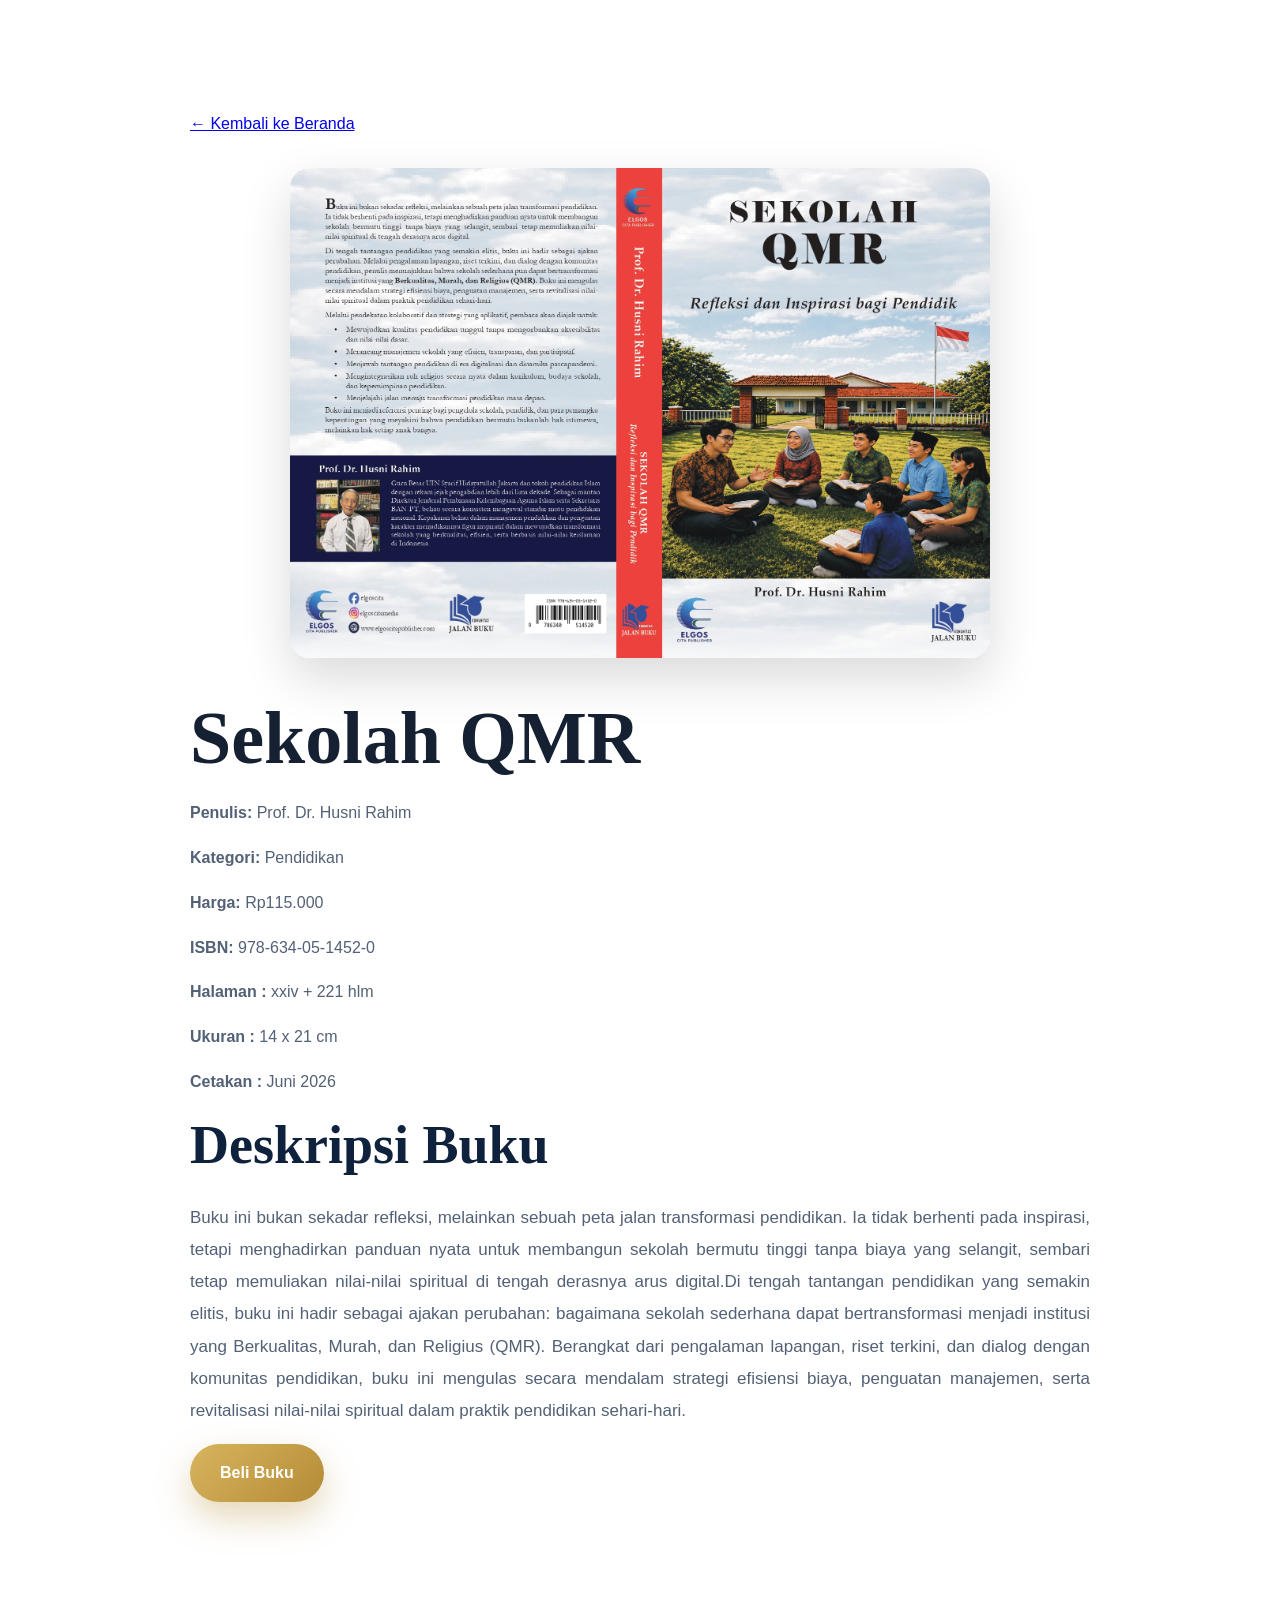
<file: book4.html>
<!DOCTYPE html>
<html lang="id">
<head>
  <meta charset="UTF-8">
  <meta name="viewport" content="width=device-width, initial-scale=1.0">
  <title>Sekolah QMR</title>
  <link rel="stylesheet" href="style.css">
</head>
<body>

<section class="section">
  <div class="container narrow">

    <a href="index.html">← Kembali ke Beranda</a>

    <br><br>

    <img src="images/Sekolah QMR.jpg" class="book-cover">

    <h1>Sekolah QMR</h1>

    <p><strong>Penulis:</strong> Prof. Dr. Husni Rahim</p>

    <p><strong>Kategori:</strong> Pendidikan</p>

    <p><strong>Harga:</strong> Rp115.000</p>

    <p><strong>ISBN:</strong> 978-634-05-1452-0 </p>

    <p><strong>Halaman :</strong> xxiv + 221 hlm </p>

    <p><strong>Ukuran :</strong> 14 x 21 cm</p>

    <p><strong>Cetakan :</strong> Juni 2026</p>

    <h2>Deskripsi Buku</h2>

    <p class="book-description">
    Buku ini bukan sekadar refleksi, melainkan sebuah peta jalan transformasi pendidikan. Ia tidak berhenti pada inspirasi, tetapi menghadirkan panduan nyata untuk membangun sekolah bermutu tinggi tanpa biaya yang selangit, sembari tetap memuliakan nilai-nilai spiritual di tengah derasnya arus digital.Di tengah tantangan pendidikan yang semakin elitis, buku ini hadir sebagai ajakan perubahan: bagaimana sekolah sederhana dapat bertransformasi menjadi institusi yang Berkualitas, Murah, dan Religius (QMR). Berangkat dari pengalaman lapangan, riset terkini, dan dialog dengan komunitas pendidikan, buku ini mengulas secara mendalam strategi efisiensi biaya, penguatan manajemen, serta revitalisasi nilai-nilai spiritual dalam praktik pendidikan sehari-hari.
    </p>

    <a href="https://wa.me/628131881451" class="btn">
      Beli Buku
    </a>

  </div>
</section>

</body>
</html>
</file>
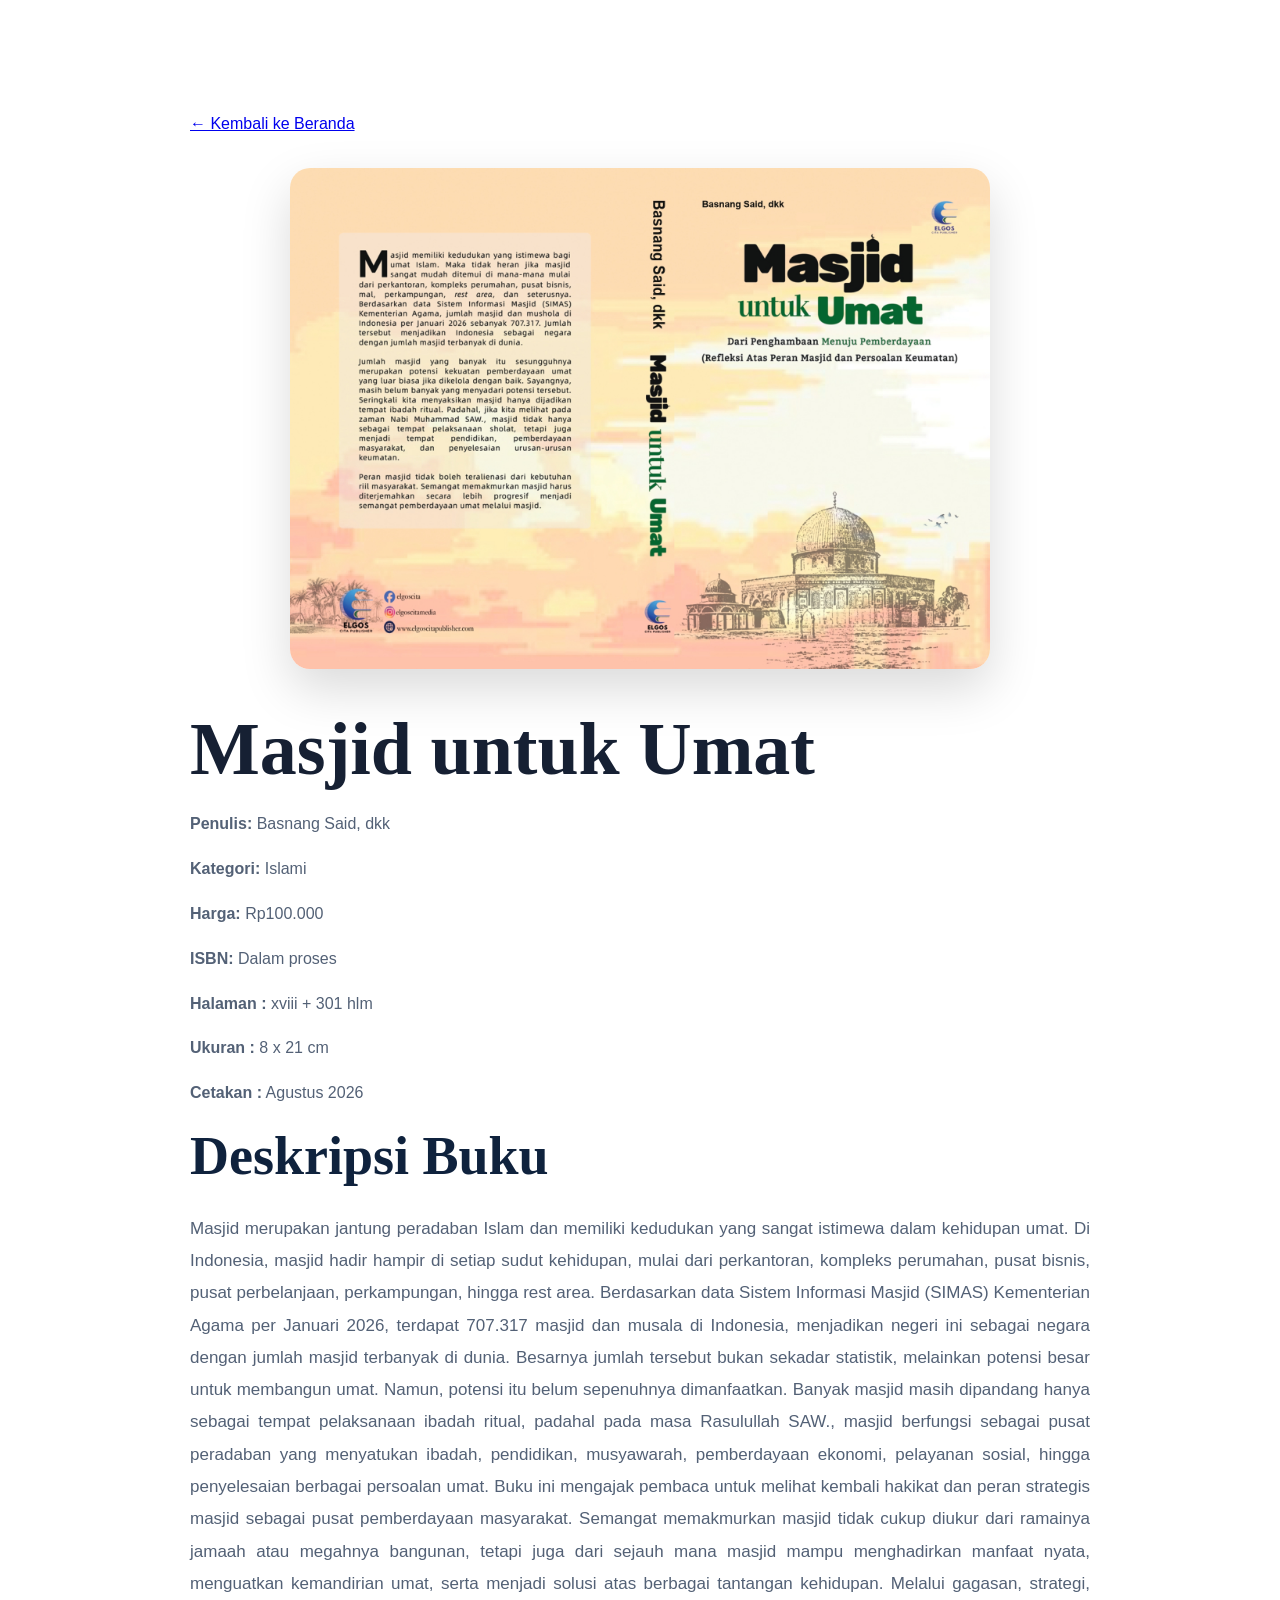
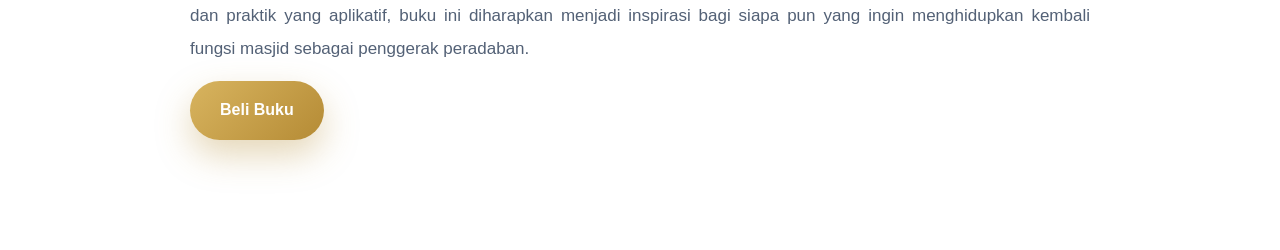
<file: book5.html>
<!DOCTYPE html>
<html lang="id">
<head>
  <meta charset="UTF-8">
  <meta name="viewport" content="width=device-width, initial-scale=1.0">
  <title>Masjid untuk Umat</title>
  <link rel="stylesheet" href="style.css">
</head>
<body>

<section class="section">
  <div class="container narrow">

    <a href="index.html">← Kembali ke Beranda</a>

    <br><br>

    <img src="images/Masjid untuk Umat.jpg" class="book-cover">

    <h1>Masjid untuk Umat</h1>

    <p><strong>Penulis:</strong> Basnang Said, dkk</p>

    <p><strong>Kategori:</strong> Islami</p>

    <p><strong>Harga:</strong> Rp100.000</p>

    <p><strong>ISBN:</strong> Dalam proses</p>

    <p><strong>Halaman :</strong> xviii + 301 hlm </p>

    <p><strong>Ukuran :</strong> 8 x 21 cm</p>

    <p><strong>Cetakan :</strong> Agustus 2026</p>

    <h2>Deskripsi Buku</h2>

    <p class="book-description">
    Masjid merupakan jantung peradaban Islam dan memiliki kedudukan yang sangat istimewa dalam kehidupan umat. Di Indonesia, masjid hadir hampir di setiap sudut kehidupan, mulai dari perkantoran, kompleks perumahan, pusat bisnis, pusat perbelanjaan, perkampungan, hingga rest area. Berdasarkan data Sistem Informasi Masjid (SIMAS) Kementerian Agama per Januari 2026, terdapat 707.317 masjid dan musala di Indonesia, menjadikan negeri ini sebagai negara dengan jumlah masjid terbanyak di dunia.
    Besarnya jumlah tersebut bukan sekadar statistik, melainkan potensi besar untuk membangun umat. Namun, potensi itu belum sepenuhnya dimanfaatkan. Banyak masjid masih dipandang hanya sebagai tempat pelaksanaan ibadah ritual, padahal pada masa Rasulullah SAW., masjid berfungsi sebagai pusat peradaban yang menyatukan ibadah, pendidikan, musyawarah, pemberdayaan ekonomi, pelayanan sosial, hingga penyelesaian berbagai persoalan umat.
    Buku ini mengajak pembaca untuk melihat kembali hakikat dan peran strategis masjid sebagai pusat pemberdayaan masyarakat. Semangat memakmurkan masjid tidak cukup diukur dari ramainya jamaah atau megahnya bangunan, tetapi juga dari sejauh mana masjid mampu menghadirkan manfaat nyata, menguatkan kemandirian umat, serta menjadi solusi atas berbagai tantangan kehidupan. Melalui gagasan, strategi, dan praktik yang aplikatif, buku ini diharapkan menjadi inspirasi bagi siapa pun yang ingin menghidupkan kembali fungsi masjid sebagai penggerak peradaban.
    </p>

    <a href="https://wa.me/628131881451" class="btn">
      Beli Buku
    </a>

  </div>
</section>

</body>
</html>
</file>
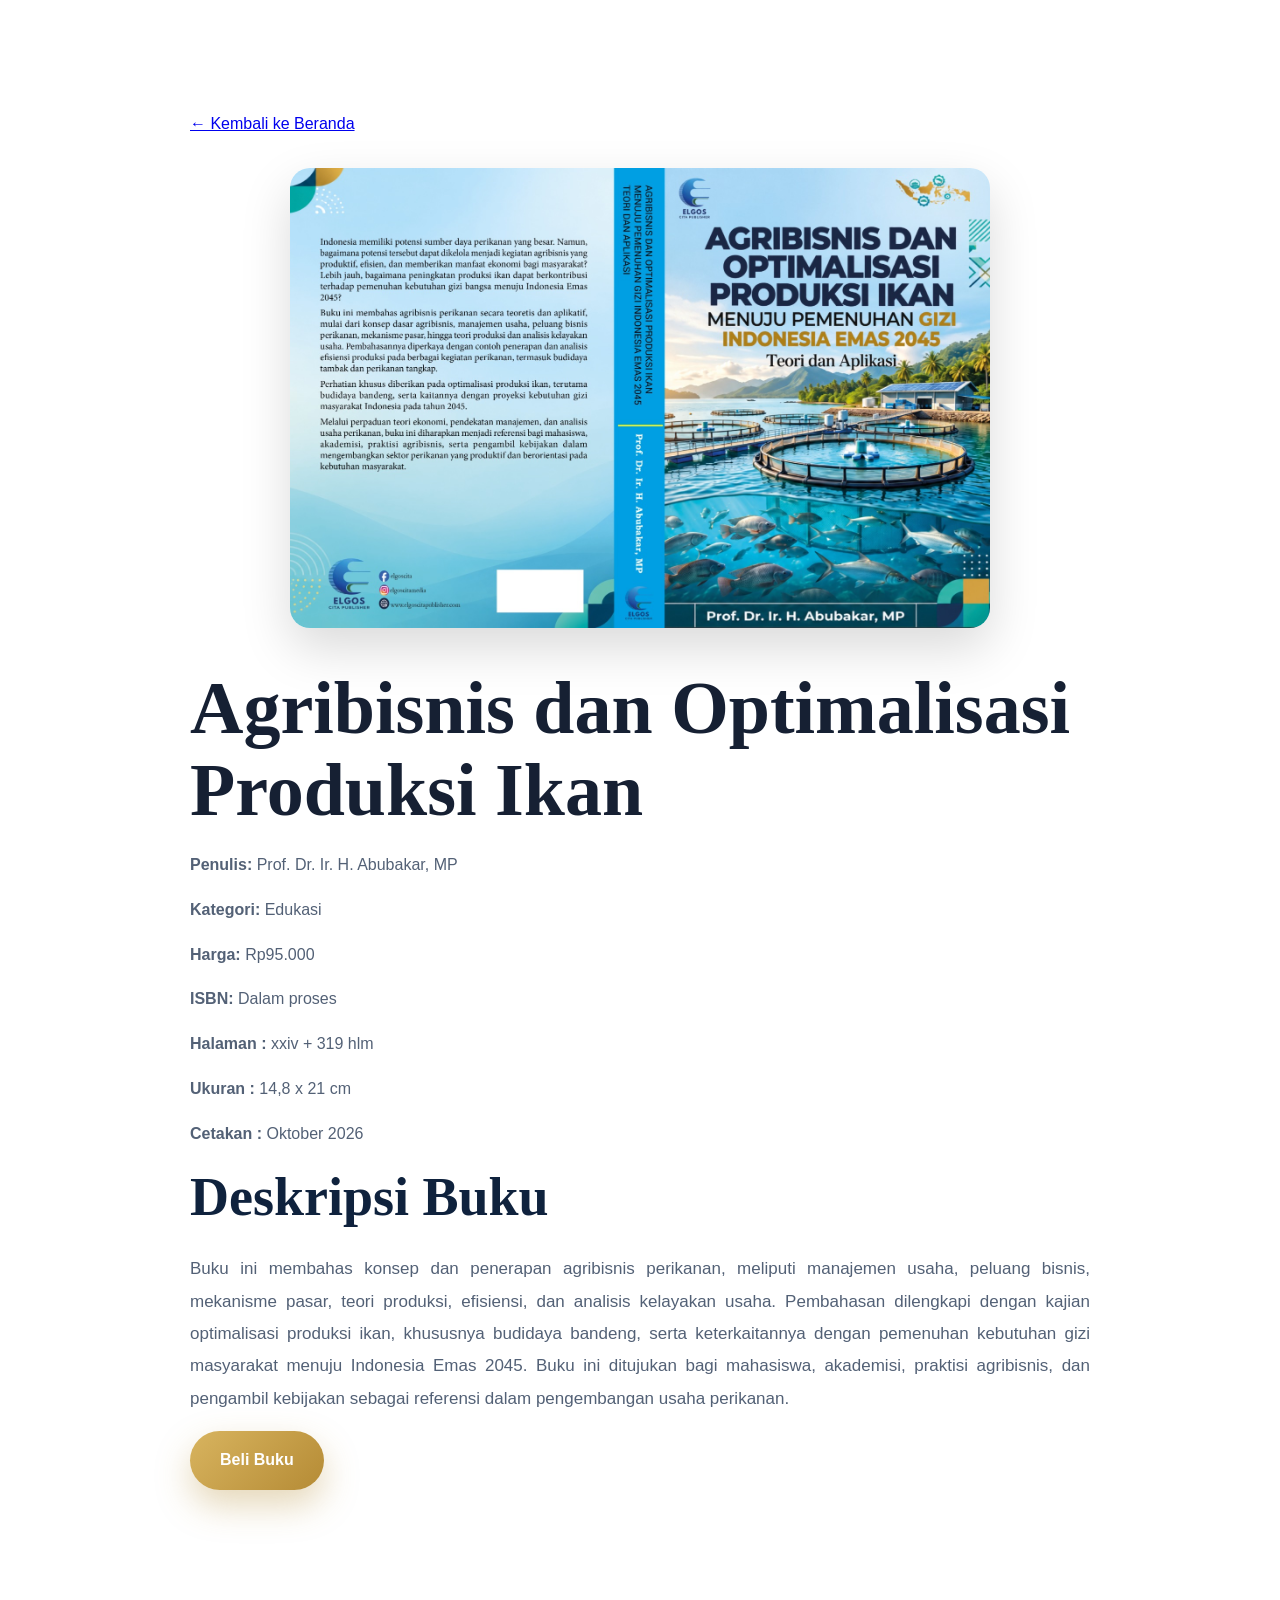
<file: book6.html>
<!DOCTYPE html>
<html lang="id">
<head>
  <meta charset="UTF-8">
  <meta name="viewport" content="width=device-width, initial-scale=1.0">
  <title>Agribisnis dan Optimalisasi Produksi Ikan</title>
  <link rel="stylesheet" href="style.css">
</head>
<body>

<section class="section">
  <div class="container narrow">

    <a href="index.html">← Kembali ke Beranda</a>

    <br><br>

    <img src="images/Agribisnis dan Optimalisasi Produksi Ikan.jpg" class="book-cover">

    <h1>Agribisnis dan Optimalisasi Produksi Ikan</h1>

    <p><strong>Penulis:</strong> Prof. Dr. Ir. H. Abubakar, MP</p>

    <p><strong>Kategori:</strong> Edukasi</p>

    <p><strong>Harga:</strong> Rp95.000</p>

    <p><strong>ISBN:</strong> Dalam proses</p>

    <p><strong>Halaman :</strong> xxiv + 319 hlm </p>

    <p><strong>Ukuran :</strong> 14,8 x 21 cm</p>

    <p><strong>Cetakan :</strong> Oktober 2026</p>

    <h2>Deskripsi Buku</h2>

    <p class="book-description">
    Buku ini membahas konsep dan penerapan agribisnis perikanan, meliputi manajemen usaha, peluang bisnis, mekanisme pasar, teori produksi, efisiensi, dan analisis kelayakan usaha. Pembahasan dilengkapi dengan kajian optimalisasi produksi ikan, khususnya budidaya bandeng, serta keterkaitannya dengan pemenuhan kebutuhan gizi masyarakat menuju Indonesia Emas 2045. Buku ini ditujukan bagi mahasiswa, akademisi, praktisi agribisnis, dan pengambil kebijakan sebagai referensi dalam pengembangan usaha perikanan.
    </p>

    <a href="https://wa.me/628131881451" class="btn">
      Beli Buku
    </a>

  </div>
</section>

</body>
</html>
</file>
<file: style.css>
*{
  margin:0;
  padding:0;
  box-sizing:border-box;
}

html{
  scroll-behavior:smooth;
}

body{
  font-family:'Inter',sans-serif;
  color:#162033;
  line-height:1.8;
  background:#fff;
}

.container{
  width:90%;
  max-width:1280px;
  margin:auto;
}

.narrow{
  max-width:900px;
}

header{
  position:fixed;
  top:0;
  left:0;
  width:100%;
  z-index:1000;
  background:rgba(5,18,34,.75);
  backdrop-filter:blur(12px);
  border-bottom:1px solid rgba(255,255,255,.08);
}

.header-inner{
  padding:20px 0;
  display:flex;
  justify-content:center;
}

nav{
  display:flex;
  gap:34px;
  flex-wrap:wrap;
  justify-content:center;
}

nav a{
  color:white;
  text-decoration:none;
  font-size:15px;
  font-weight:500;
}

.hero{
  min-height:100vh;
  position:relative;
  display:flex;
  align-items:center;
  justify-content:center;
  text-align:center;
  background:
    linear-gradient(rgba(7,20,34,.72),rgba(7,20,34,.78)),
    url("https://images.unsplash.com/photo-1507842217343-583bb7270b66?auto=format&fit=crop&w=1600&q=80");
  background-size:cover;
  background-position:center;
  color:white;
}

.hero-content{
  position:relative;
  z-index:2;
  max-width:900px;
}

.hero-logo{
  width:130px;
  margin-bottom:25px;
}

.hero-tagline{
  color:#d9b96a;
  font-weight:600;
  letter-spacing:1px;
  margin-bottom:14px;
}

h1{
  font-family:'Cormorant Garamond',serif;
  font-size:74px;
  line-height:1.1;
  margin-bottom:20px;
  font-weight:700;
}

.hero-desc{
  font-size:19px;
  color:#e7edf7;
  margin-bottom:35px;
}

.hero-buttons{
  display:flex;
  gap:18px;
  justify-content:center;
  flex-wrap:wrap;
}

.btn{
  transition:.35s;
  display:inline-block;
  padding:15px 30px;
  border-radius:999px;
  background:linear-gradient(135deg,#d8b45f,#b58b35);
  color:white;
  text-decoration:none;
  font-weight:600;
  box-shadow:0 15px 35px rgba(181,139,53,.35);
}

.btn:hover{
  transform:translateY(-3px);
  box-shadow:0 25px 45px rgba(181,139,53,.45);
}

.btn.secondary{
  background:transparent;
  border:1px solid rgba(255,255,255,.3);
  box-shadow:none;
}

.section{
  padding:110px 0;
}

.soft-bg{
  background:linear-gradient(180deg,#f6f9fc,#edf3fa);
}

.section-kicker{
  display:inline-block;
  color:#b58b35;
  font-weight:700;
  margin-bottom:14px;
  letter-spacing:.5px;
}

h2{
  font-family:'Cormorant Garamond',serif;
  font-size:54px;
  line-height:1.2;
  margin-bottom:24px;
  color:#0f223d;
}

p{
  color:#536176;
  margin-bottom:16px;
}

.vision-grid,
.program-grid,
.org-grid{
  margin-top:40px;
  display:grid;
  grid-template-columns:repeat(3,1fr);
  gap:28px;
}

.glass-card,
.program-card{
  background:rgba(255,255,255,.72);
  backdrop-filter:blur(20px);
  padding:30px;
  border-radius:24px;
  box-shadow:0 20px 60px rgba(20,40,70,.08);
  border:1px solid rgba(255,255,255,.7);
  transition:.35s;
}

.glass-card:hover,
.program-card:hover{
  transform:translateY(-8px);
}

.glass-card h3,
.program-card h3{
  margin-bottom:14px;
  color:#102847;
}

.glass-card ul{
  padding-left:18px;
}

.glass-card li{
  margin-bottom:10px;
  color:#536176;
}

.book-grid{
  margin-top:45px;
  display:grid;
  grid-template-columns:repeat(4,1fr);
  gap:26px;
}

.book-card{
  background:white;
  border-radius:24px;
  overflow:hidden;
  box-shadow:0 20px 60px rgba(20,40,70,.1);
  transition:.35s;
}

.book-card:hover{
  transform:translateY(-10px);
  box-shadow:0 35px 70px rgba(20,40,70,.16);
}

.book-card img{
  transition:.6s;
  width:100%;
  height:360px;
  object-fit:cover;
  display:block;
}

.book-card:hover img{
  transform:scale(1.05);
}

.book-info{
  padding:24px;
}

.book-info h3{
  color:#102847;
  margin-bottom:8px;
}

.author{
  color:#b58b35;
  font-weight:600;
  font-size:14px;
}

.book-bottom{
  margin-top:18px;
  display:flex;
  justify-content:space-between;
  align-items:center;
}

.book-bottom span{
  font-weight:700;
  color:#102847;
}

.book-bottom a{
  text-decoration:none;
  background:#102847;
  color:white;
  padding:10px 18px;
  border-radius:999px;
  font-size:14px;
}

.service-list{
  margin-top:35px;
  display:grid;
  grid-template-columns:repeat(3,1fr);
  gap:22px;
}

.service-list div{
  background:white;
  padding:24px;
  border-radius:18px;
  box-shadow:0 10px 30px rgba(0,0,0,.06);
  text-align:center;
  font-weight:600;
  color:#102847;
}

.cta-band{
  padding:120px 0;
  text-align:center;
  background:
    linear-gradient(rgba(8,20,35,.82),rgba(8,20,35,.82)),
    url("https://images.unsplash.com/photo-1512820790803-83ca734da794?auto=format&fit=crop&w=1600&q=80");
  background-size:cover;
  background-position:center;
}

.cta-band h2,
.cta-band p{
  color:white;
}

footer{
  background:#08121f;
  padding:70px 0;
}

.footer-grid{
  display:grid;
  grid-template-columns:2fr 1fr 1.5fr 1fr;
  gap:30px;
}

footer h3,
footer h4{
  color:white;
  margin-bottom:16px;
}

footer p{
  color:#c7d1de;
}

@media(max-width:1100px){
  .book-grid{
    grid-template-columns:repeat(2,1fr);
  }

  .footer-grid{
    grid-template-columns:repeat(2,1fr);
  }
}

@media(max-width:900px){
  h1{
    font-size:52px;
  }

  h2{
    font-size:40px;
  }

  .vision-grid,
  .program-grid,
  .org-grid,
  .service-list{
    grid-template-columns:1fr;
  }
}

@media(max-width:700px){
  .book-grid,
  .footer-grid{
    grid-template-columns:1fr;
  }

  nav{
    gap:16px;
  }

  .hero-logo{
    width:90px;
  }

  h1{
    font-size:42px;
  }
}

.wa-float{
  position:fixed;
  right:24px;
  bottom:24px;
  width:64px;
  height:64px;
  border-radius:50%;
  background:#25D366;
  display:flex;
  align-items:center;
  justify-content:center;
  color:white;
  text-decoration:none;
  font-size:30px;
  box-shadow:0 20px 40px rgba(0,0,0,.2);
  z-index:9999;
}

.hero-content{
  animation:fadeUp 1.2s ease;
}

@keyframes fadeUp{
  from{
    opacity:0;
    transform:translateY(40px);
  }
  to{
    opacity:1;
    transform:translateY(0);
  }
}

.hidden{
  opacity:0;
  transform:translateY(50px);
  transition:1s;
}

.show{
  opacity:1;
  transform:translateY(0);
}

.legal-card{
  margin-top:35px;
  background:white;
  border-radius:24px;
  padding:40px;
  box-shadow:0 20px 60px rgba(20,40,70,.08);
}

.legal-item{
  padding:18px 0;
  border-bottom:1px solid #e8edf4;
}

.legal-item:last-child{
  border-bottom:none;
}

.legal-item strong{
  display:block;
  margin-bottom:6px;
  color:#102847;
  font-size:18px;
}

.book-meta{
  margin:12px 0;
  font-size:13px;
  line-height:1.7;
  color:#7a8798;
  padding:12px 0;
  border-top:1px solid #eef2f7;
  border-bottom:1px solid #eef2f7;
}

.book-info h3 a{
  text-decoration:none;
  color:#102847;
}

.book-info h3 a:hover{
  color:#b58b35;
}

.book-description{
  text-align: justify;
  line-height: 1.9;
  font-size: 17px;
}

.book-cover{
    width:100%;
    max-width:700px;
    display:block;
    margin:0 auto 40px;
    border-radius:20px;
    box-shadow:0 20px 50px rgba(0,0,0,.15);
}

.person-card{
    text-align:center;
}

.person-photo{
    width:140px;
    height:140px;
    object-fit:cover;
    border-radius:50%;
    margin:0 auto 20px;
    display:block;
    border:5px solid white;
    box-shadow:0 15px 35px rgba(0,0,0,.15);
    transition:.3s;
}

.person-photo:hover{
    transform:scale(1.05);
}

.person-card h3{
    margin-bottom:8px;
}

.person-card p{
    margin:0;
}

/* =========================================
   IKAPI
========================================= */

.ikapi-card{
    max-width:450px;
    margin:60px auto 0;
    padding:45px;
    background:#fff;
    border-radius:24px;
    text-align:center;
    border:1px solid #e9eef5;
    box-shadow:0 20px 60px rgba(16,40,71,.08);
    transition:.3s;
}

.ikapi-card:hover{
    transform:translateY(-6px);
    box-shadow:0 30px 80px rgba(16,40,71,.12);
}

.ikapi-logo{
    width:80px;
    display:block;
    margin:0 auto 22px;
}

.ikapi-card h3{
    margin-bottom:18px;
    color:#0961d4;
}

.ikapi-card p{
    margin-bottom:30px;
    color:#66768c;
    line-height:1.8;
    font-size:17px;
}

.ikapi-number{
    background:#f8fafc;
    padding:18px;
    border-radius:14px;
    font-size:15px;
    color:#66768c;
}

.ikapi-number strong{
    display:block;
    margin-top:4px;
    font-size:14px;
    color:#102847;
    letter-spacing:2px;
}
/* =========================================
========================================= */
</file>
